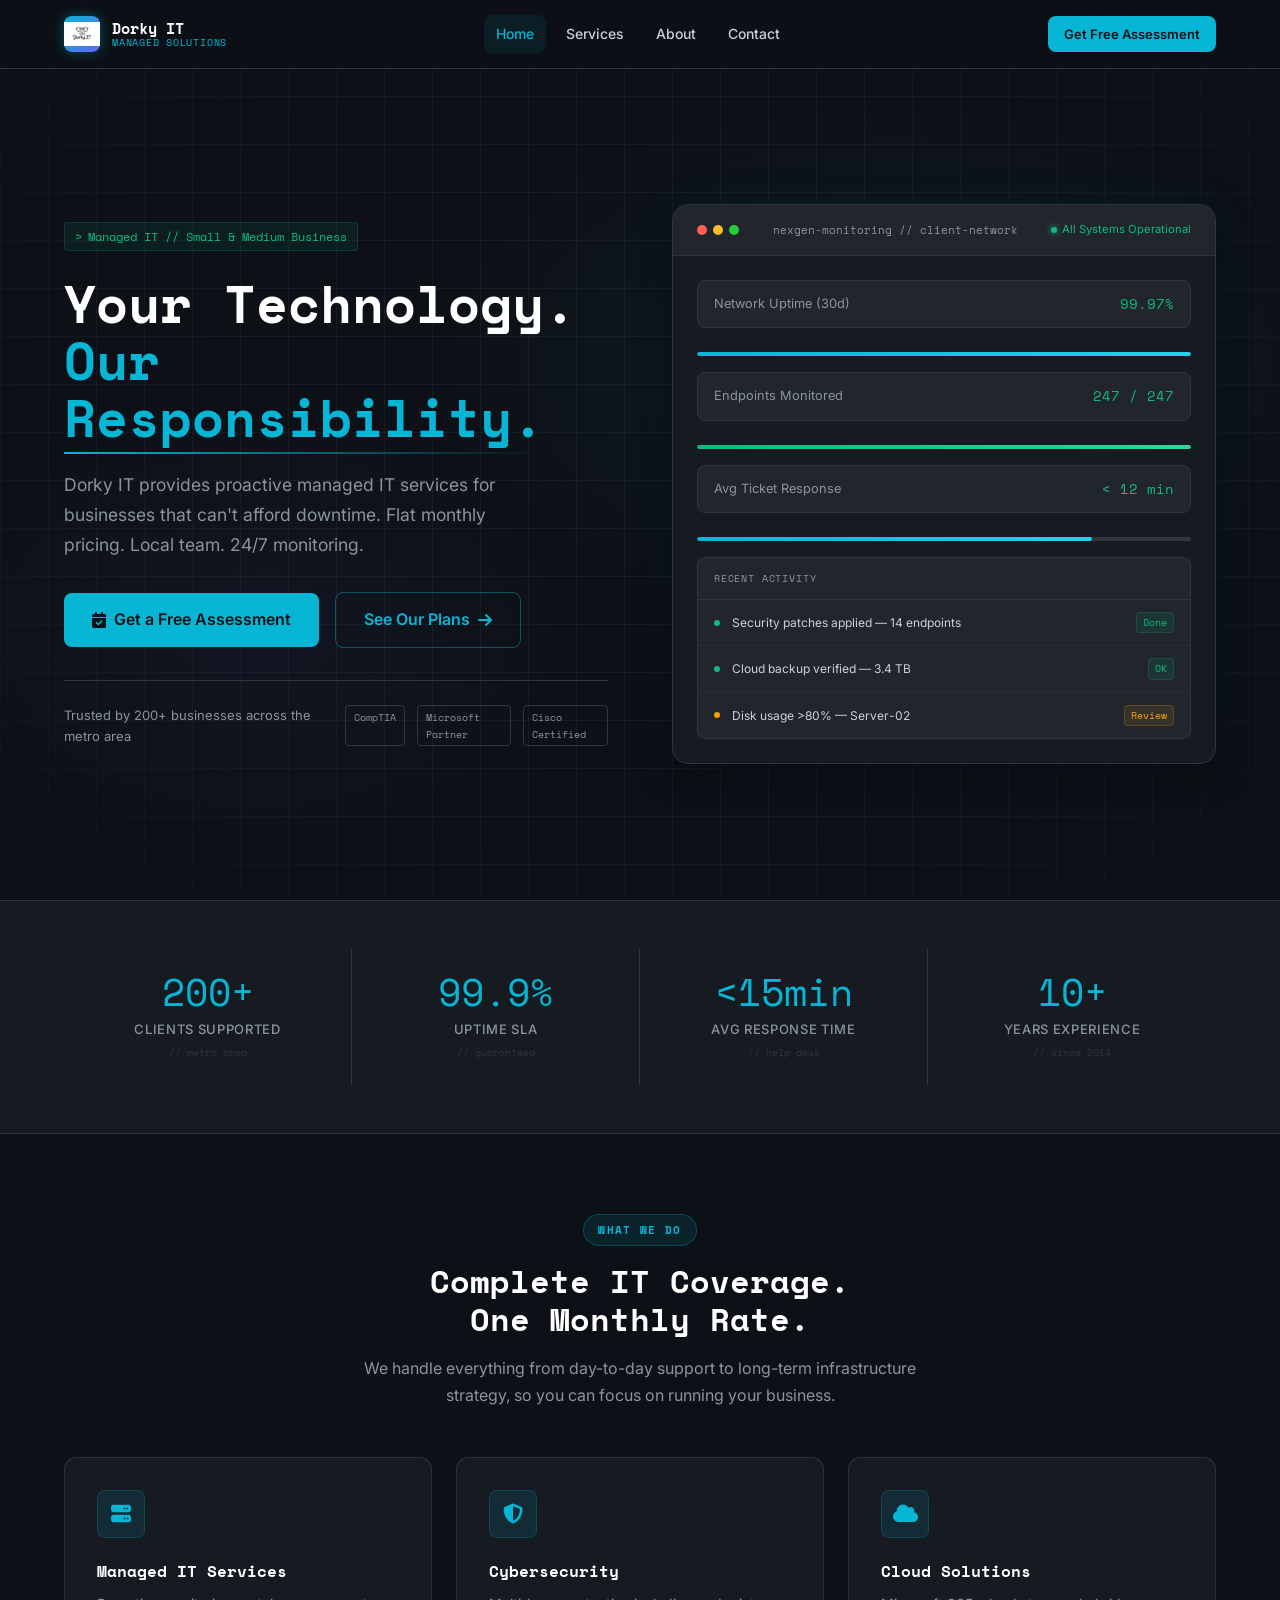
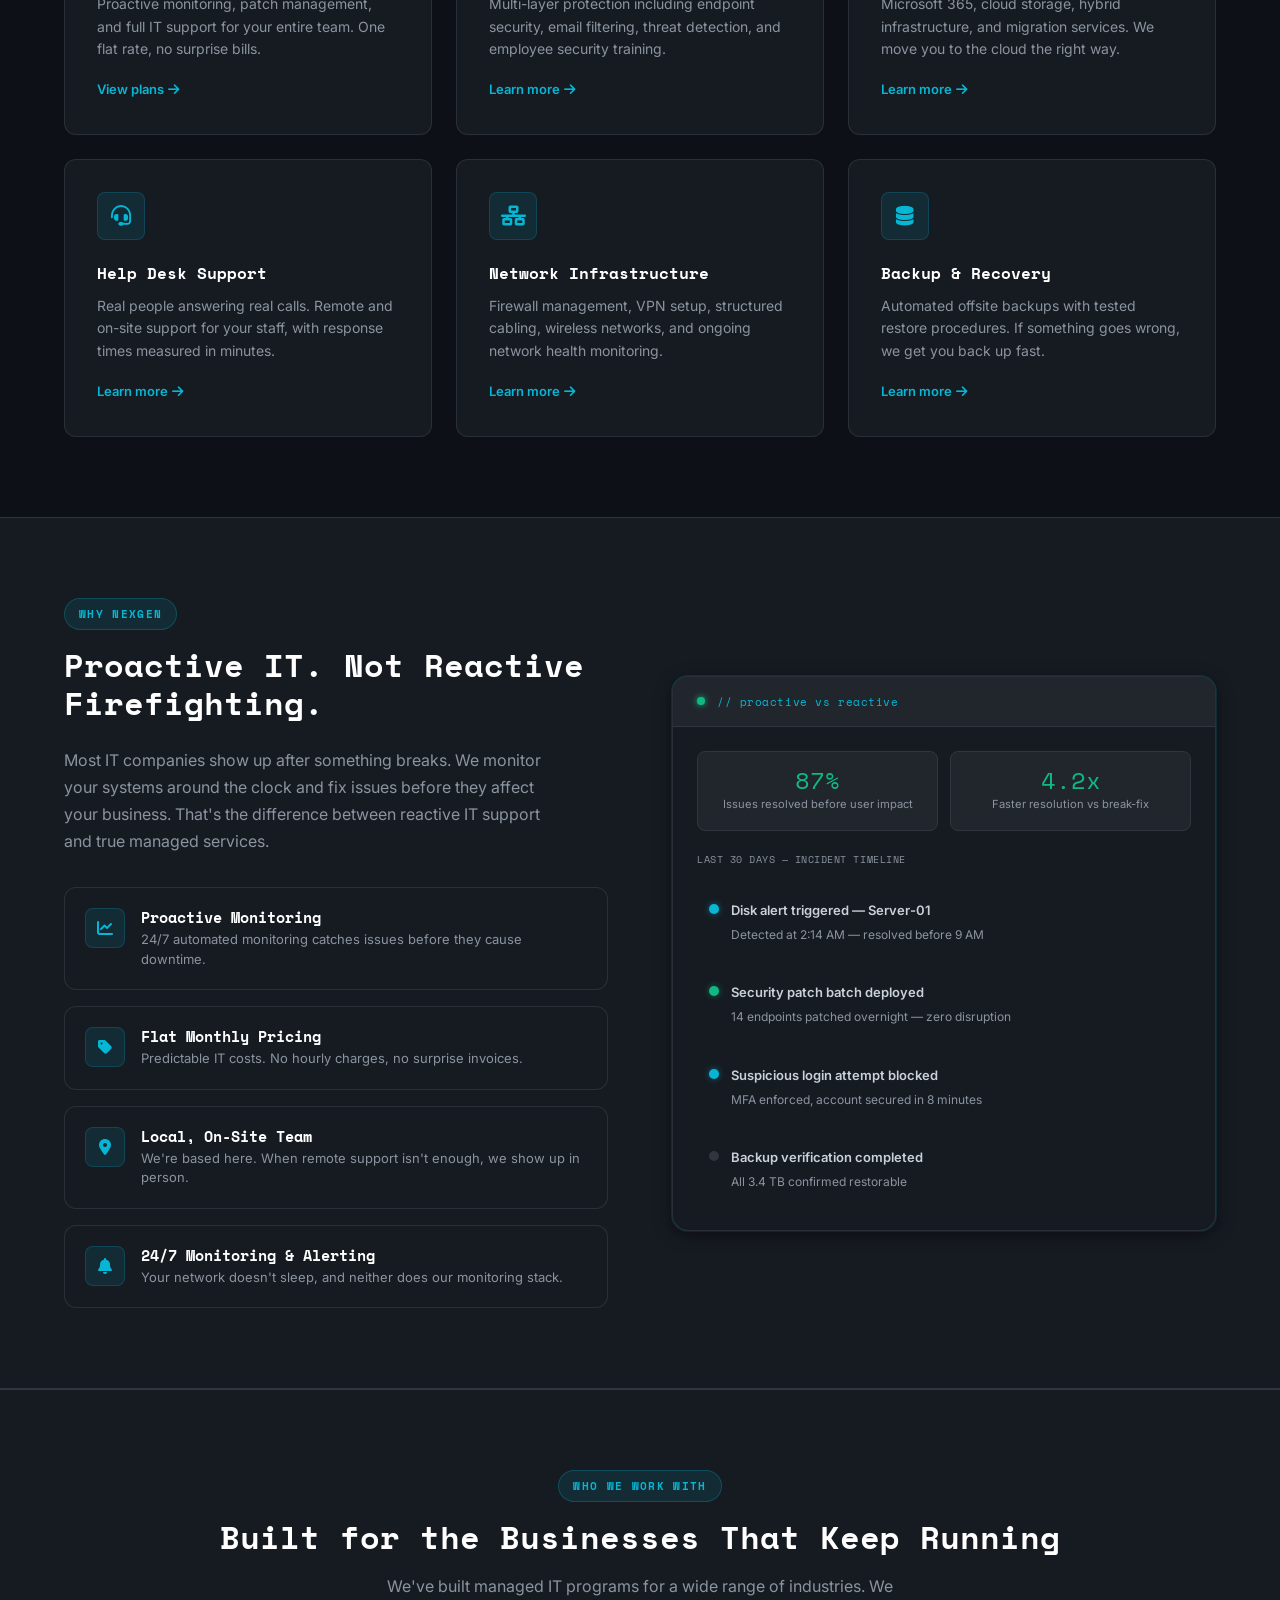
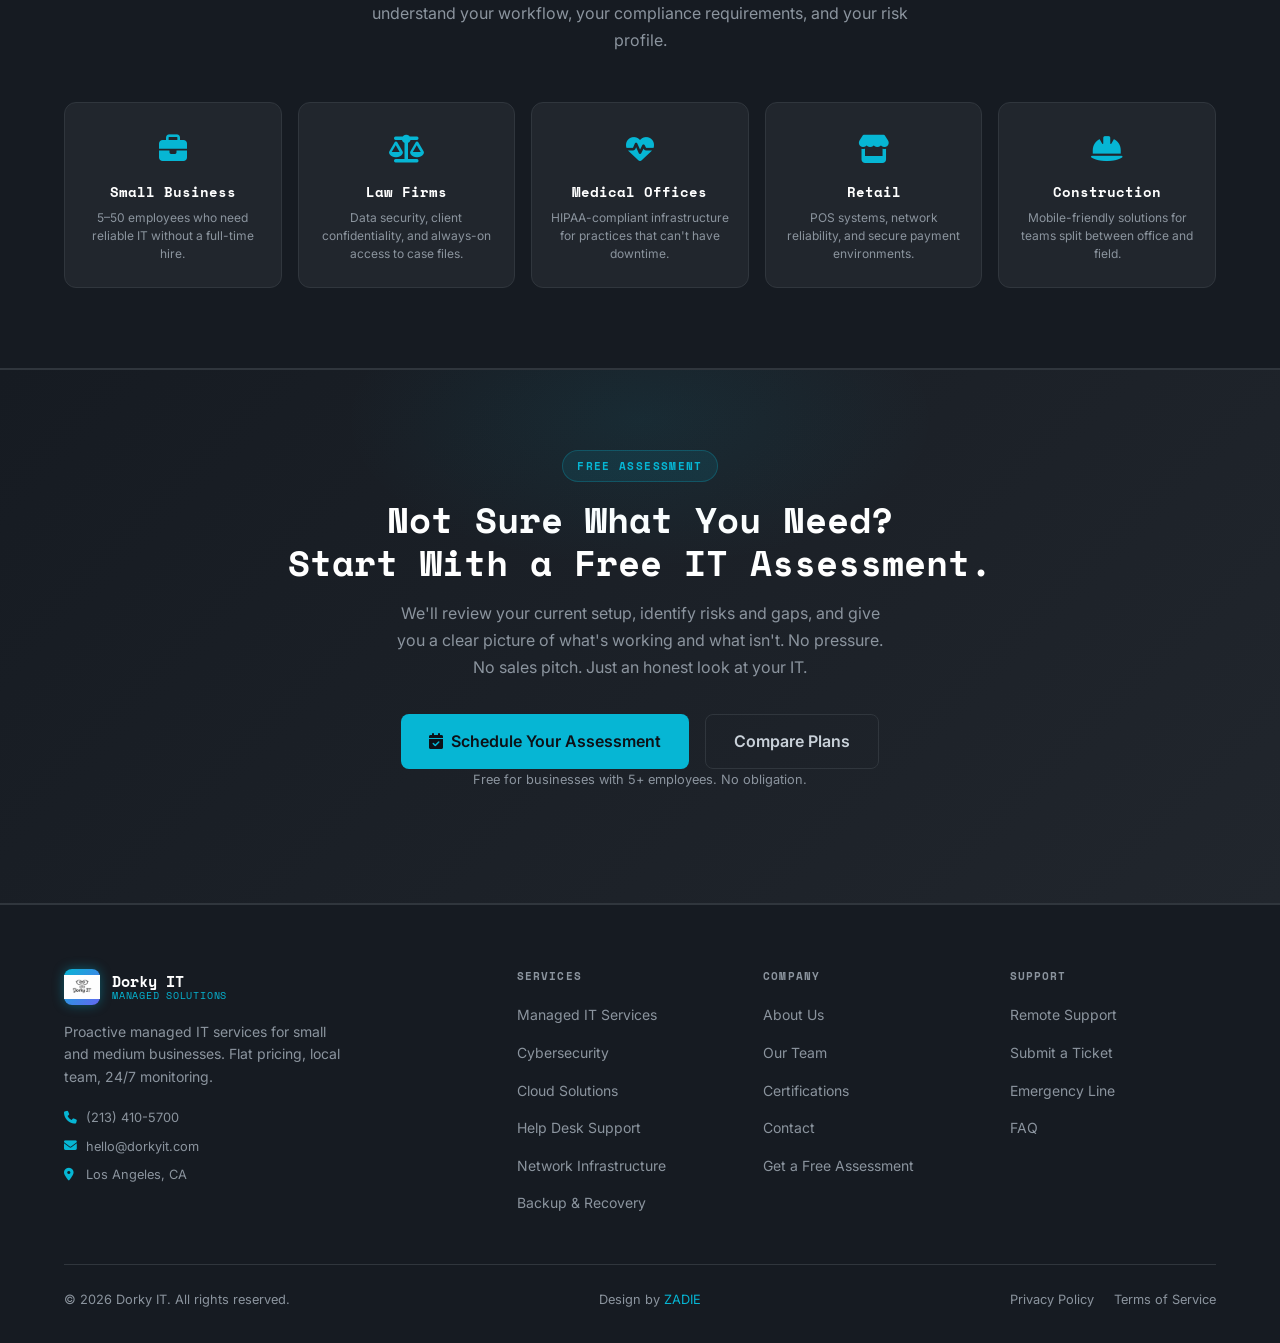
<file: index.html>
<!DOCTYPE html>
<html lang="en">
<head>
  <meta charset="UTF-8">
  <meta name="viewport" content="width=device-width, initial-scale=1.0">
  <title>Dorky IT — Managed IT Services for Small Business</title>
  <link rel="stylesheet" href="styles.css">
  <link rel="stylesheet" href="https://cdnjs.cloudflare.com/ajax/libs/font-awesome/6.5.0/css/all.min.css">
  </head>
<body>



<!-- Header -->
<header class="header">
  <div class="container">
    <a href="index.html" class="logo">
      <div class="logo-icon">
        <img src="images/DorkyIT-Logo.png">
      </div>
      <div class="logo-text">
        <span class="logo-name">Dorky IT</span>
        <span class="logo-tagline">Managed Solutions</span>
      </div>
    </a>

    <nav class="nav" id="main-nav">
      <a href="index.html" class="nav-link active">Home</a>
      <a href="services.html" class="nav-link">Services</a>
      <a href="about.html" class="nav-link">About</a>
      <a href="contact.html" class="nav-link">Contact</a>
    </nav>

    <a href="contact.html" class="btn btn-primary header-cta btn-sm">Get Free Assessment</a>
    <button class="nav-toggle" aria-label="Toggle menu" aria-expanded="false">
      <span></span>
      <span></span>
      <span></span>
    </button>
  </div>
</header>

<!-- Hero -->
<section class="hero">
  <div class="hero-bg"></div>
  <div class="hero-grid-overlay"></div>
  <div class="container">
    <div class="hero-content">
      <div class="hero-badge">
        <span class="terminal-tag">Managed IT // Small &amp; Medium Business</span>
      </div>
      <h1 class="hero-title">
        Your Technology.<br>
        <span class="highlight">Our Responsibility.</span>
      </h1>
      <p class="hero-desc">
        Dorky IT provides proactive managed IT services for businesses that can't afford downtime. Flat monthly pricing. Local team. 24/7 monitoring.
      </p>
      <div class="hero-actions">
        <a href="contact.html" class="btn btn-primary btn-lg">
          <i class="fa-solid fa-calendar-check"></i>
          Get a Free Assessment
        </a>
        <a href="services.html" class="btn btn-secondary btn-lg">
          See Our Plans
          <i class="fa-solid fa-arrow-right"></i>
        </a>
      </div>
      <div class="hero-trust">
        <span class="hero-trust-text">Trusted by 200+ businesses across the metro area</span>
        <div class="hero-trust-badges">
          <span class="trust-badge">CompTIA</span>
          <span class="trust-badge">Microsoft Partner</span>
          <span class="trust-badge">Cisco Certified</span>
        </div>
      </div>
    </div>

    <div class="hero-visual">
      <div class="hero-dashboard">
        <div class="dashboard-header">
          <div class="dashboard-dots">
            <span class="dot dot-red"></span>
            <span class="dot dot-yellow"></span>
            <span class="dot dot-green"></span>
          </div>
          <span class="dashboard-title">nexgen-monitoring // client-network</span>
          <div class="dashboard-status">
            <span class="status-dot"></span>
            All Systems Operational
          </div>
        </div>
        <div class="dashboard-body">
          <div class="dashboard-metric">
            <span class="metric-label">Network Uptime (30d)</span>
            <span class="metric-value">99.97%</span>
          </div>
          <div class="metric-bar-wrap">
            <div class="metric-bar">
              <div class="metric-bar-fill" style="width: 99.97%"></div>
            </div>
          </div>

          <div class="dashboard-metric">
            <span class="metric-label">Endpoints Monitored</span>
            <span class="metric-value">247 / 247</span>
          </div>
          <div class="metric-bar-wrap">
            <div class="metric-bar">
              <div class="metric-bar-fill green" style="width: 100%"></div>
            </div>
          </div>

          <div class="dashboard-metric">
            <span class="metric-label">Avg Ticket Response</span>
            <span class="metric-value">&lt; 12 min</span>
          </div>
          <div class="metric-bar-wrap">
            <div class="metric-bar">
              <div class="metric-bar-fill" style="width: 80%"></div>
            </div>
          </div>

          <div class="dashboard-alerts">
            <div class="alert-header">Recent Activity</div>
            <div class="alert-item">
              <span class="alert-indicator alert-ok"></span>
              <span class="alert-label">Security patches applied — 14 endpoints</span>
              <span class="alert-tag tag-ok">Done</span>
            </div>
            <div class="alert-item">
              <span class="alert-indicator alert-ok"></span>
              <span class="alert-label">Cloud backup verified — 3.4 TB</span>
              <span class="alert-tag tag-ok">OK</span>
            </div>
            <div class="alert-item">
              <span class="alert-indicator alert-warn"></span>
              <span class="alert-label">Disk usage &gt;80% — Server-02</span>
              <span class="alert-tag tag-warn">Review</span>
            </div>
          </div>
        </div>
      </div>
    </div>
  </div>
</section>

<!-- Stats -->
<section class="stats-section">
  <div class="container">
    <div class="stats-grid">
      <div class="stat-item">
        <div class="stat-number">200+</div>
        <div class="stat-label">Clients Supported</div>
        <div class="stat-sublabel">// metro area</div>
      </div>
      <div class="stat-item">
        <div class="stat-number">99.9%</div>
        <div class="stat-label">Uptime SLA</div>
        <div class="stat-sublabel">// guaranteed</div>
      </div>
      <div class="stat-item">
        <div class="stat-number">&lt;15min</div>
        <div class="stat-label">Avg Response Time</div>
        <div class="stat-sublabel">// help desk</div>
      </div>
      <div class="stat-item">
        <div class="stat-number">10+</div>
        <div class="stat-label">Years Experience</div>
        <div class="stat-sublabel">// since 2014</div>
      </div>
    </div>
  </div>
</section>

<!-- Services Overview -->
<section class="section">
  <div class="container">
    <div class="section-header">
      <span class="section-label">What We Do</span>
      <h2 class="section-title">Complete IT Coverage.<br>One Monthly Rate.</h2>
      <p class="section-desc">
        We handle everything from day-to-day support to long-term infrastructure strategy, so you can focus on running your business.
      </p>
    </div>

    <div class="services-grid">
      <div class="service-card">
        <div class="service-icon">
          <i class="fa-solid fa-server"></i>
        </div>
        <h3>Managed IT Services</h3>
        <p>Proactive monitoring, patch management, and full IT support for your entire team. One flat rate, no surprise bills.</p>
        <a href="services.html" class="service-link">View plans <i class="fa-solid fa-arrow-right"></i></a>
      </div>

      <div class="service-card">
        <div class="service-icon">
          <i class="fa-solid fa-shield-halved"></i>
        </div>
        <h3>Cybersecurity</h3>
        <p>Multi-layer protection including endpoint security, email filtering, threat detection, and employee security training.</p>
        <a href="services.html" class="service-link">Learn more <i class="fa-solid fa-arrow-right"></i></a>
      </div>

      <div class="service-card">
        <div class="service-icon">
          <i class="fa-solid fa-cloud"></i>
        </div>
        <h3>Cloud Solutions</h3>
        <p>Microsoft 365, cloud storage, hybrid infrastructure, and migration services. We move you to the cloud the right way.</p>
        <a href="services.html" class="service-link">Learn more <i class="fa-solid fa-arrow-right"></i></a>
      </div>

      <div class="service-card">
        <div class="service-icon">
          <i class="fa-solid fa-headset"></i>
        </div>
        <h3>Help Desk Support</h3>
        <p>Real people answering real calls. Remote and on-site support for your staff, with response times measured in minutes.</p>
        <a href="services.html" class="service-link">Learn more <i class="fa-solid fa-arrow-right"></i></a>
      </div>

      <div class="service-card">
        <div class="service-icon">
          <i class="fa-solid fa-network-wired"></i>
        </div>
        <h3>Network Infrastructure</h3>
        <p>Firewall management, VPN setup, structured cabling, wireless networks, and ongoing network health monitoring.</p>
        <a href="services.html" class="service-link">Learn more <i class="fa-solid fa-arrow-right"></i></a>
      </div>

      <div class="service-card">
        <div class="service-icon">
          <i class="fa-solid fa-database"></i>
        </div>
        <h3>Backup &amp; Recovery</h3>
        <p>Automated offsite backups with tested restore procedures. If something goes wrong, we get you back up fast.</p>
        <a href="services.html" class="service-link">Learn more <i class="fa-solid fa-arrow-right"></i></a>
      </div>
    </div>
  </div>
</section>

<!-- Why NexGen -->
<section class="section" style="background: var(--bg-card); border-top: 1px solid var(--gray-dark); border-bottom: 1px solid var(--gray-dark);">
  <div class="container">
    <div class="why-grid">
      <div class="why-content">
        <span class="section-label">Why NexGen</span>
        <h2>Proactive IT. Not Reactive Firefighting.</h2>
        <p>
          Most IT companies show up after something breaks. We monitor your systems around the clock and fix issues before they affect your business. That's the difference between reactive IT support and true managed services.
        </p>
        <div class="why-features">
          <div class="why-feature">
            <div class="why-feature-icon">
              <i class="fa-solid fa-chart-line"></i>
            </div>
            <div class="why-feature-text">
              <h4>Proactive Monitoring</h4>
              <p>24/7 automated monitoring catches issues before they cause downtime.</p>
            </div>
          </div>
          <div class="why-feature">
            <div class="why-feature-icon">
              <i class="fa-solid fa-tag"></i>
            </div>
            <div class="why-feature-text">
              <h4>Flat Monthly Pricing</h4>
              <p>Predictable IT costs. No hourly charges, no surprise invoices.</p>
            </div>
          </div>
          <div class="why-feature">
            <div class="why-feature-icon">
              <i class="fa-solid fa-location-dot"></i>
            </div>
            <div class="why-feature-text">
              <h4>Local, On-Site Team</h4>
              <p>We're based here. When remote support isn't enough, we show up in person.</p>
            </div>
          </div>
          <div class="why-feature">
            <div class="why-feature-icon">
              <i class="fa-solid fa-bell"></i>
            </div>
            <div class="why-feature-text">
              <h4>24/7 Monitoring &amp; Alerting</h4>
              <p>Your network doesn't sleep, and neither does our monitoring stack.</p>
            </div>
          </div>
        </div>
      </div>

      <div class="why-visual">
        <div class="proactive-card">
          <div class="proactive-header">
            <span class="status-dot" style="width:8px;height:8px;"></span>
            <span class="proactive-header-label">// proactive vs reactive</span>
          </div>
          <div class="proactive-body">
            <div class="proactive-row">
              <div class="proactive-stat">
                <div class="proactive-stat-num">87%</div>
                <div class="proactive-stat-label">Issues resolved before user impact</div>
              </div>
              <div class="proactive-stat">
                <div class="proactive-stat-num">4.2x</div>
                <div class="proactive-stat-label">Faster resolution vs break-fix</div>
              </div>
            </div>
            <div style="padding: 8px 0; font-family: var(--font-heading); font-size: 0.65rem; color: var(--gray); letter-spacing: 0.05em; text-transform: uppercase;">
              Last 30 Days — Incident Timeline
            </div>
            <div class="timeline-item">
              <span class="timeline-dot timeline-dot-primary"></span>
              <div class="timeline-content">
                <strong>Disk alert triggered — Server-01</strong>
                <span>Detected at 2:14 AM — resolved before 9 AM</span>
              </div>
            </div>
            <div class="timeline-item">
              <span class="timeline-dot timeline-dot-accent"></span>
              <div class="timeline-content">
                <strong>Security patch batch deployed</strong>
                <span>14 endpoints patched overnight — zero disruption</span>
              </div>
            </div>
            <div class="timeline-item">
              <span class="timeline-dot timeline-dot-primary"></span>
              <div class="timeline-content">
                <strong>Suspicious login attempt blocked</strong>
                <span>MFA enforced, account secured in 8 minutes</span>
              </div>
            </div>
            <div class="timeline-item">
              <span class="timeline-dot timeline-dot-gray"></span>
              <div class="timeline-content">
                <strong>Backup verification completed</strong>
                <span>All 3.4 TB confirmed restorable</span>
              </div>
            </div>
          </div>
        </div>
      </div>
    </div>
  </div>
</section>

<!-- Client Types -->
<section class="section client-types-section">
  <div class="container">
    <div class="section-header">
      <span class="section-label">Who We Work With</span>
      <h2 class="section-title">Built for the Businesses That Keep Running</h2>
      <p class="section-desc">
        We've built managed IT programs for a wide range of industries. We understand your workflow, your compliance requirements, and your risk profile.
      </p>
    </div>
    <div class="client-types-grid">
      <div class="client-type-card">
        <div class="client-type-icon"><i class="fa-solid fa-briefcase"></i></div>
        <h4>Small Business</h4>
        <p>5–50 employees who need reliable IT without a full-time hire.</p>
      </div>
      <div class="client-type-card">
        <div class="client-type-icon"><i class="fa-solid fa-scale-balanced"></i></div>
        <h4>Law Firms</h4>
        <p>Data security, client confidentiality, and always-on access to case files.</p>
      </div>
      <div class="client-type-card">
        <div class="client-type-icon"><i class="fa-solid fa-heart-pulse"></i></div>
        <h4>Medical Offices</h4>
        <p>HIPAA-compliant infrastructure for practices that can't have downtime.</p>
      </div>
      <div class="client-type-card">
        <div class="client-type-icon"><i class="fa-solid fa-store"></i></div>
        <h4>Retail</h4>
        <p>POS systems, network reliability, and secure payment environments.</p>
      </div>
      <div class="client-type-card">
        <div class="client-type-icon"><i class="fa-solid fa-helmet-safety"></i></div>
        <h4>Construction</h4>
        <p>Mobile-friendly solutions for teams split between office and field.</p>
      </div>
    </div>
  </div>
</section>

<!-- Testimonials -->
 <!-- Hide for now
<section class="section">
  <div class="container">
    <div class="section-header">
      <span class="section-label">Client Feedback</span>
      <h2 class="section-title">What Our Clients Say</h2>
    </div>
    <div class="testimonials-grid">
      <div class="testimonial-card">
        <div class="testimonial-stars">
          <span class="star"><i class="fa-solid fa-star"></i></span>
          <span class="star"><i class="fa-solid fa-star"></i></span>
          <span class="star"><i class="fa-solid fa-star"></i></span>
          <span class="star"><i class="fa-solid fa-star"></i></span>
          <span class="star"><i class="fa-solid fa-star"></i></span>
        </div>
        <div class="testimonial-quote">"</div>
        <p class="testimonial-text">
          We used to lose hours every month dealing with IT problems. Since switching to NexGen, those problems just don't happen anymore. Their team caught a ransomware attempt before it could do any damage. Worth every penny.
        </p>
        <div class="testimonial-author">
          <div class="author-avatar"><img src="images/placeholder.jpg" alt="Marcus T." style="width:100%;height:100%;object-fit:cover;border-radius:50%;"></div>
          <div>
            <div class="author-name">Marcus T.</div>
            <div class="author-title">Owner, Thornwood Accounting Group</div>
          </div>
        </div>
      </div>

      <div class="testimonial-card">
        <div class="testimonial-stars">
          <span class="star"><i class="fa-solid fa-star"></i></span>
          <span class="star"><i class="fa-solid fa-star"></i></span>
          <span class="star"><i class="fa-solid fa-star"></i></span>
          <span class="star"><i class="fa-solid fa-star"></i></span>
          <span class="star"><i class="fa-solid fa-star"></i></span>
        </div>
        <div class="testimonial-quote">"</div>
        <p class="testimonial-text">
          As a medical practice, we have strict HIPAA requirements. NexGen set up our entire compliant infrastructure and trains our staff regularly. I sleep better knowing our patient data is protected the right way.
        </p>
        <div class="testimonial-author">
          <div class="author-avatar"><img src="images/placeholder.jpg" alt="Dr. Patricia L." style="width:100%;height:100%;object-fit:cover;border-radius:50%;"></div>
          <div>
            <div class="author-name">Dr. Patricia L.</div>
            <div class="author-title">Practice Manager, Lakeside Family Medicine</div>
          </div>
        </div>
      </div>

      <div class="testimonial-card">
        <div class="testimonial-stars">
          <span class="star"><i class="fa-solid fa-star"></i></span>
          <span class="star"><i class="fa-solid fa-star"></i></span>
          <span class="star"><i class="fa-solid fa-star"></i></span>
          <span class="star"><i class="fa-solid fa-star"></i></span>
          <span class="star"><i class="fa-solid fa-star"></i></span>
        </div>
        <div class="testimonial-quote">"</div>
        <p class="testimonial-text">
          The flat monthly rate was a game changer for our budget. No more guessing what IT will cost this month. The team responds so fast that my employees barely notice when something breaks. It just gets fixed.
        </p>
        <div class="testimonial-author">
          <div class="author-avatar"><img src="images/placeholder.jpg" alt="Sandra K." style="width:100%;height:100%;object-fit:cover;border-radius:50%;"></div>
          <div>
            <div class="author-name">Sandra K.</div>
            <div class="author-title">Operations Director, Bridgepoint Legal</div>
          </div>
        </div>
      </div>
    </div>
  </div>
</section>
-->

<!-- CTA -->
<section class="cta-section">
  <div class="container">
    <span class="section-label">Free Assessment</span>
    <h2>Not Sure What You Need?<br>Start With a Free IT Assessment.</h2>
    <p>
      We'll review your current setup, identify risks and gaps, and give you a clear picture of what's working and what isn't. No pressure. No sales pitch. Just an honest look at your IT.
    </p>
    <div class="cta-actions">
      <a href="contact.html" class="btn btn-primary btn-lg">
        <i class="fa-solid fa-calendar-check"></i>
        Schedule Your Assessment
      </a>
      <a href="services.html" class="btn btn-ghost btn-lg">Compare Plans</a>
    </div>
    <p class="cta-note">Free for businesses with 5+ employees. No obligation.</p>
  </div>
</section>

<!-- Footer -->
<footer class="footer">
  <div class="container">
    <div class="footer-grid">
      <div class="footer-brand">
        <a href="index.html" class="logo">
      <div class="logo-icon">
        <img src="images/DorkyIT-Logo.png">
      </div>
          <div class="logo-text">
            <span class="logo-name">Dorky IT</span>
            <span class="logo-tagline">Managed Solutions</span>
          </div>
        </a>
        <p>Proactive managed IT services for small and medium businesses. Flat pricing, local team, 24/7 monitoring.</p>
        <div class="footer-contact-info">
          <span class="footer-contact-line"><i class="fa-solid fa-phone"></i> (213) 410-5700</span>
          <span class="footer-contact-line"><i class="fa-solid fa-envelope"></i> hello@dorkyit.com</span>
          <span class="footer-contact-line"><i class="fa-solid fa-location-dot"></i> Los Angeles, CA</span>
        </div>
      </div>

      <div class="footer-col">
        <h4>Services</h4>
        <ul class="footer-links">
          <li><a href="services.html" class="footer-link">Managed IT Services</a></li>
          <li><a href="services.html" class="footer-link">Cybersecurity</a></li>
          <li><a href="services.html" class="footer-link">Cloud Solutions</a></li>
          <li><a href="services.html" class="footer-link">Help Desk Support</a></li>
          <li><a href="services.html" class="footer-link">Network Infrastructure</a></li>
          <li><a href="services.html" class="footer-link">Backup &amp; Recovery</a></li>
        </ul>
      </div>

      <div class="footer-col">
        <h4>Company</h4>
        <ul class="footer-links">
          <li><a href="about.html" class="footer-link">About Us</a></li>
          <li><a href="about.html" class="footer-link">Our Team</a></li>
          <li><a href="about.html" class="footer-link">Certifications</a></li>
          <li><a href="contact.html" class="footer-link">Contact</a></li>
          <li><a href="contact.html" class="footer-link">Get a Free Assessment</a></li>
        </ul>
      </div>

      <div class="footer-col">
        <h4>Support</h4>
        <ul class="footer-links">
          <li><a href="contact.html" class="footer-link">Remote Support</a></li>
          <li><a href="contact.html" class="footer-link">Submit a Ticket</a></li>
          <li><a href="contact.html" class="footer-link">Emergency Line</a></li>
          <li><a href="contact.html" class="footer-link">FAQ</a></li>
        </ul>
      </div>
    </div>

    <div class="footer-bottom">
      <p>&copy; 2026 Dorky IT. All rights reserved.</p>
      <p>Design by <a href="https://zadie.com" target="_blank" rel="noopener">ZADIE</a></p>
      <div class="footer-legal">
        <a href="#">Privacy Policy</a>
        <a href="#">Terms of Service</a>
      </div>
    </div>
  </div>
</footer>

<script>
  const navToggle = document.querySelector('.nav-toggle');
  const nav = document.querySelector('.nav');
  if (navToggle && nav) {
    navToggle.addEventListener('click', () => {
      const isOpen = nav.classList.toggle('nav-open');
      navToggle.classList.toggle('active');
      navToggle.setAttribute('aria-expanded', isOpen);
    });
  }
</script>
</body>
</html>
</file>
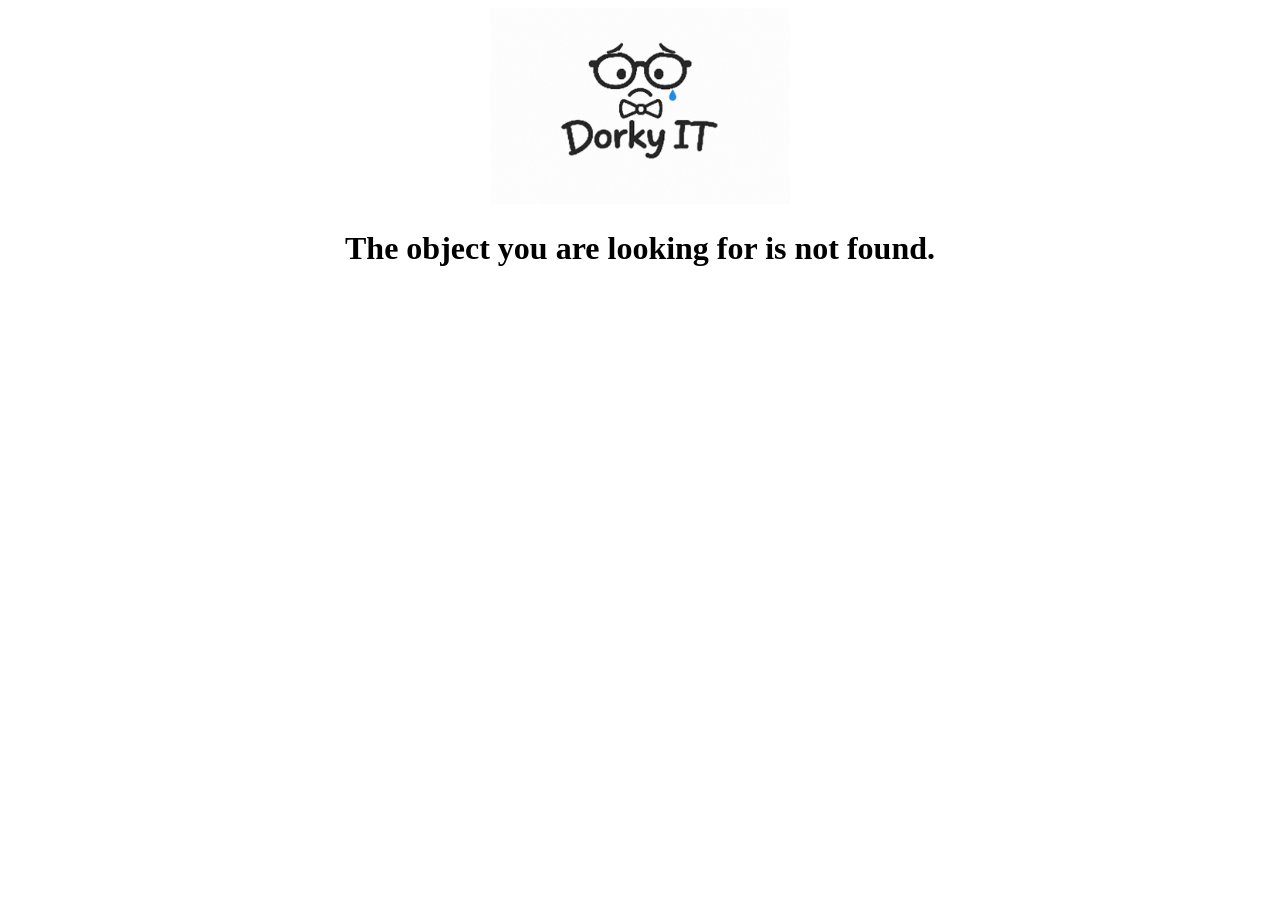
<file: ___404.html>
<!DOCTYPE html>
<html>
<head>
  <title>Item not found</title>
</head>
<body>
    <div style="text-align:center;">
        <img src="images/DorkyIT-Sad.png" width="300">
        <h1>The object you are looking for is not found.</h1>
    </div>
</body>
</html>
</file>
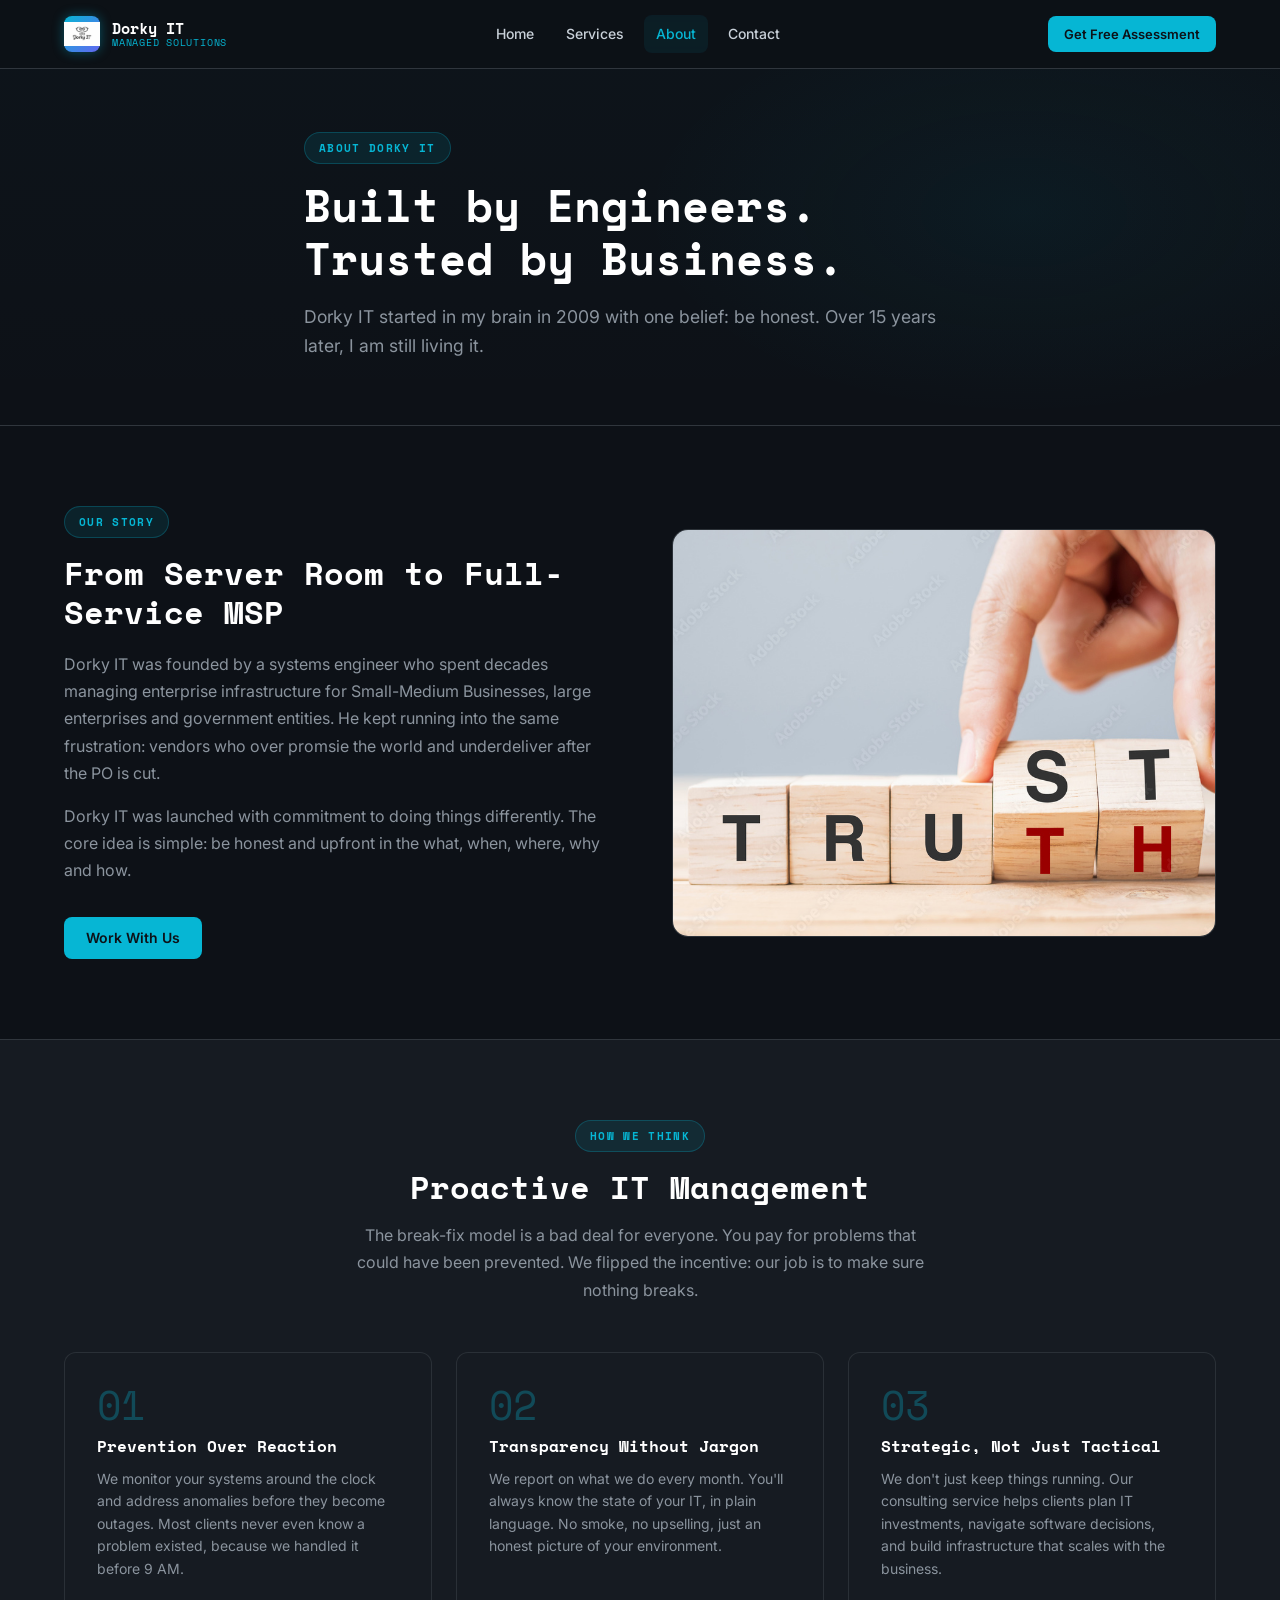
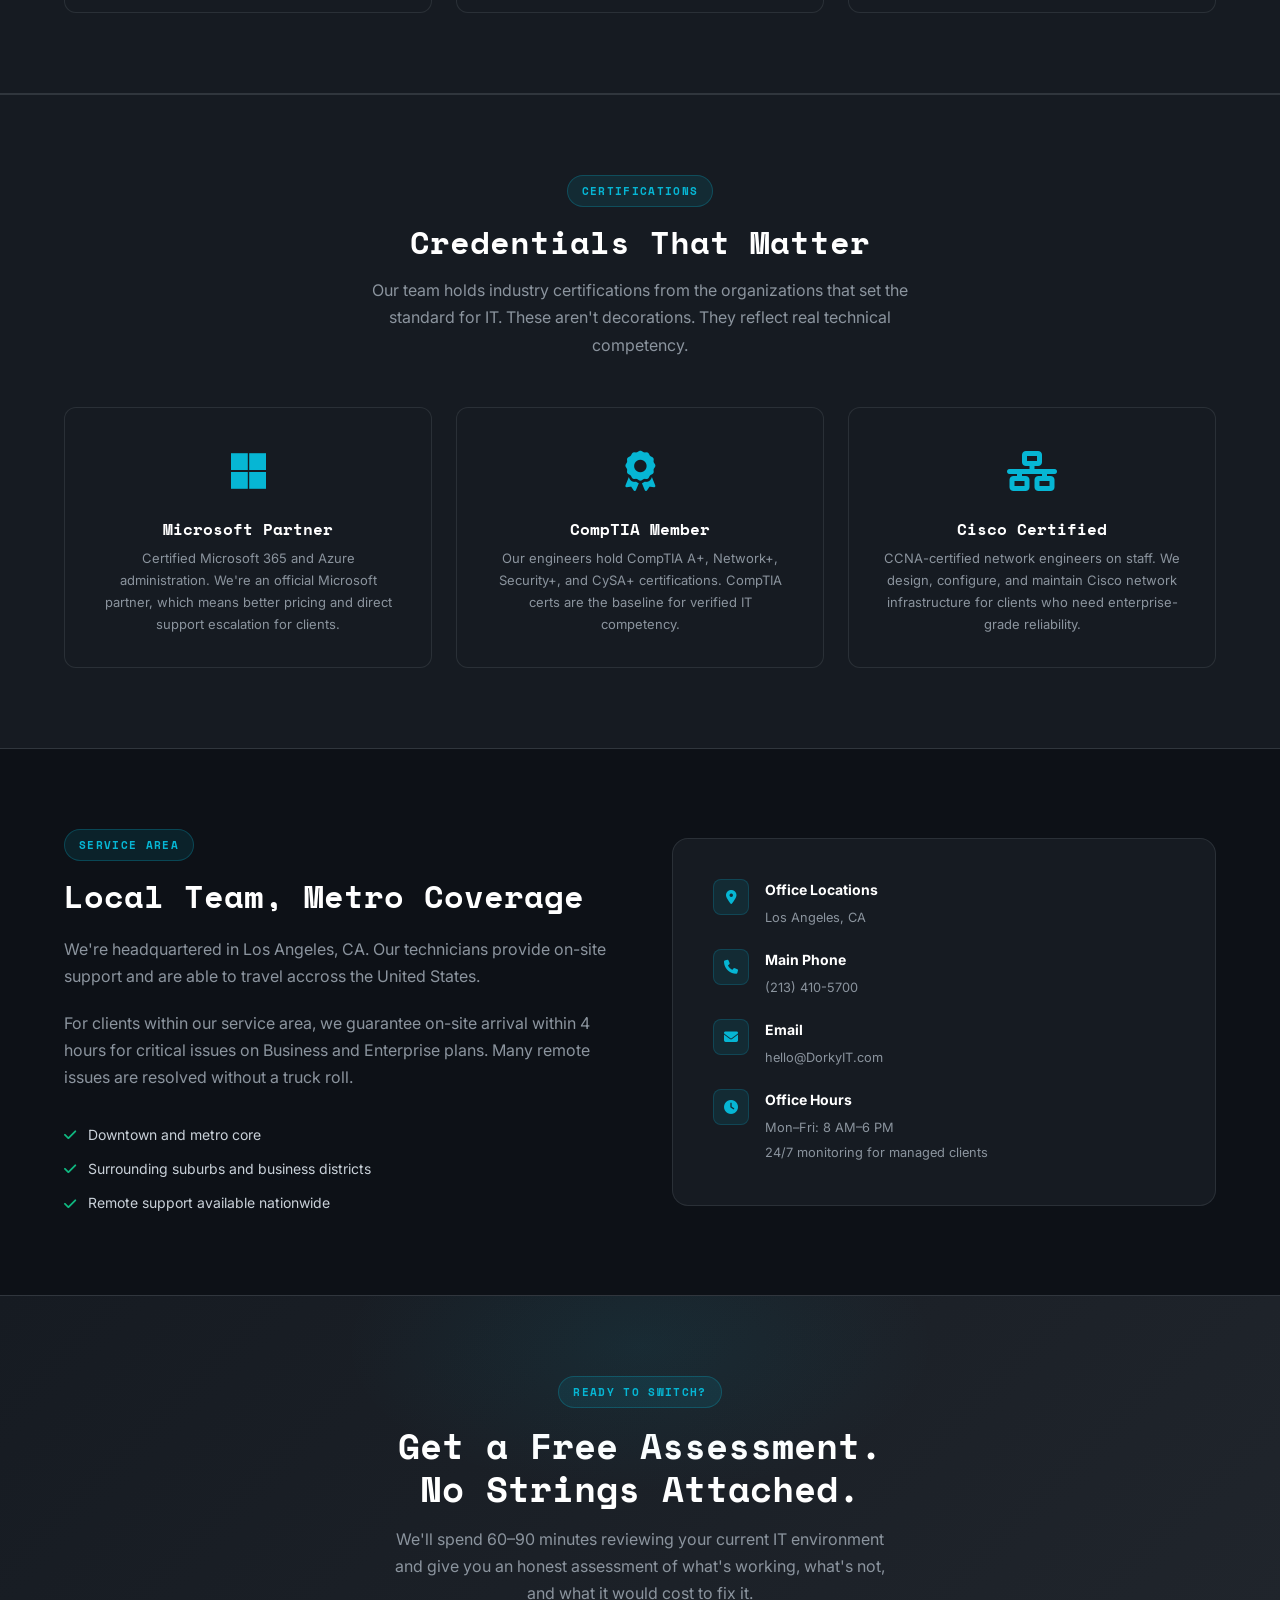
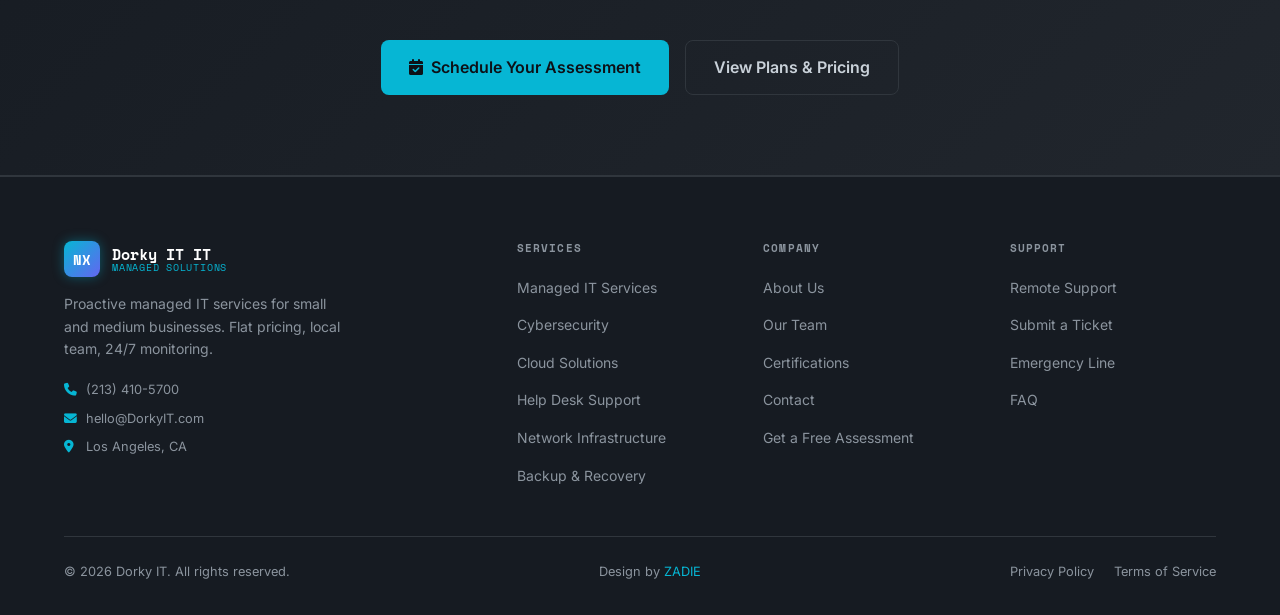
<file: about.html>
<!DOCTYPE html>
<html lang="en">
<head>
  <meta charset="UTF-8">
  <meta name="viewport" content="width=device-width, initial-scale=1.0">
  <title>About — Dorky IT</title>
  <link rel="stylesheet" href="styles.css">
  <link rel="stylesheet" href="https://cdnjs.cloudflare.com/ajax/libs/font-awesome/6.5.0/css/all.min.css">
  </head>
<body>



<!-- Header -->
<header class="header">
  <div class="container">
    <a href="index.html" class="logo">
      <div class="logo-icon">
        <img src="images/DorkyIT-Logo.png">
      </div>
      <div class="logo-text">
        <span class="logo-name">Dorky IT</span>
        <span class="logo-tagline">Managed Solutions</span>
      </div>
    </a>

    <nav class="nav" id="main-nav">
      <a href="index.html" class="nav-link">Home</a>
      <a href="services.html" class="nav-link">Services</a>
      <a href="about.html" class="nav-link active">About</a>
      <a href="contact.html" class="nav-link">Contact</a>
    </nav>

    <a href="contact.html" class="btn btn-primary header-cta btn-sm">Get Free Assessment</a>
    <button class="nav-toggle" aria-label="Toggle menu" aria-expanded="false">
      <span></span>
      <span></span>
      <span></span>
    </button>
  </div>
</header>

<!-- Page Hero -->
<section class="page-hero">
  <div class="container">
    <span class="section-label">About Dorky IT</span>
    <h1>Built by Engineers.<br>Trusted by Business.</h1>
    <p>Dorky IT started in my brain in 2009 with one belief: be honest. Over 15 years later, I am still living it.</p>
  </div>
</section>

<!-- Company Story -->
<section class="section">
  <div class="container">
    <div class="about-story">
      <div class="about-story-content">
        <span class="section-label">Our Story</span>
        <h2>From Server Room to Full-Service MSP</h2>
        <p>
          Dorky IT was founded by a systems engineer who spent decades managing enterprise infrastructure for Small-Medium Businesses, large enterprises and government entities. He kept running into the same frustration: vendors who over promsie the world and underdeliver after the PO is cut.
        </p>
        <p>
          Dorky IT was launched with commitment to doing things differently. The core idea is simple: be honest and upfront in the what, when, where, why and how. 
        </p>
        <div style="margin-top: 32px;">
          <a href="contact.html" class="btn btn-primary">Work With Us</a>
        </div>
      </div>
      <div class="about-story-image">
        <img src="images/TruthTrust.jpg" alt="Dorky IT - A partner you can trust." style="width:100%;height:100%;object-fit:cover;">
      </div>
    </div>
  </div>
</section>

<!-- Philosophy -->
<section class="section" style="background: var(--bg-card); border-top: 1px solid var(--gray-dark); border-bottom: 1px solid var(--gray-dark);">
  <div class="container">
    <div class="section-header">
      <span class="section-label">How We Think</span>
      <h2 class="section-title">Proactive IT Management</h2>
      <p class="section-desc">
        The break-fix model is a bad deal for everyone. You pay for problems that could have been prevented. We flipped the incentive: our job is to make sure nothing breaks.
      </p>
    </div>

    <div class="values-grid">
      <div class="value-card">
        <div class="value-num">01</div>
        <h3>Prevention Over Reaction</h3>
        <p>We monitor your systems around the clock and address anomalies before they become outages. Most clients never even know a problem existed, because we handled it before 9 AM.</p>
      </div>
      <div class="value-card">
        <div class="value-num">02</div>
        <h3>Transparency Without Jargon</h3>
        <p>We report on what we do every month. You'll always know the state of your IT, in plain language. No smoke, no upselling, just an honest picture of your environment.</p>
      </div>
      <div class="value-card">
        <div class="value-num">03</div>
        <h3>Strategic, Not Just Tactical</h3>
        <p>We don't just keep things running. Our consulting service helps clients plan IT investments, navigate software decisions, and build infrastructure that scales with the business.</p>
      </div>
    </div>
  </div>
</section>


<!-- Certifications -->
<section class="section" style="background: var(--bg-card); border-top: 1px solid var(--gray-dark); border-bottom: 1px solid var(--gray-dark);">
  <div class="container">
    <div class="section-header">
      <span class="section-label">Certifications</span>
      <h2 class="section-title">Credentials That Matter</h2>
      <p class="section-desc">
        Our team holds industry certifications from the organizations that set the standard for IT. These aren't decorations. They reflect real technical competency.
      </p>
    </div>

    <div class="certs-wall">
      <div class="cert-card">
        <div class="cert-card-icon">
          <i class="fa-brands fa-microsoft"></i>
        </div>
        <h3>Microsoft Partner</h3>
        <p>Certified Microsoft 365 and Azure administration. We're an official Microsoft partner, which means better pricing and direct support escalation for clients.</p>
      </div>

      <div class="cert-card">
        <div class="cert-card-icon">
          <i class="fa-solid fa-award"></i>
        </div>
        <h3>CompTIA Member</h3>
        <p>Our engineers hold CompTIA A+, Network+, Security+, and CySA+ certifications. CompTIA certs are the baseline for verified IT competency.</p>
      </div>

      <div class="cert-card">
        <div class="cert-card-icon">
          <i class="fa-solid fa-network-wired"></i>
        </div>
        <h3>Cisco Certified</h3>
        <p>CCNA-certified network engineers on staff. We design, configure, and maintain Cisco network infrastructure for clients who need enterprise-grade reliability.</p>
      </div>
    </div>
  </div>
</section>

<!-- Service Area -->
<section class="section">
  <div class="container">
    <div style="display: grid; grid-template-columns: 1fr 1fr; gap: var(--spacing-16); align-items: center;">
      <div>
        <span class="section-label">Service Area</span>
        <h2 style="margin-bottom: var(--spacing-5);">Local Team, Metro Coverage</h2>
        <p style="color: var(--gray); margin-bottom: var(--spacing-5);">
          We're headquartered in Los Angeles, CA. Our technicians provide on-site support and are able to travel accross the United States.
        </p>
        <p style="color: var(--gray); margin-bottom: var(--spacing-8);">
          For clients within our service area, we guarantee on-site arrival within 4 hours for critical issues on Business and Enterprise plans. Many remote issues are resolved without a truck roll.
        </p>
        <div style="display: flex; flex-direction: column; gap: var(--spacing-3);">
          <div style="display: flex; align-items: center; gap: var(--spacing-3); font-size: 0.875rem; color: var(--gray-light);">
            <i class="fa-solid fa-check" style="color: var(--accent);"></i>
            Downtown and metro core
          </div>
          <div style="display: flex; align-items: center; gap: var(--spacing-3); font-size: 0.875rem; color: var(--gray-light);">
            <i class="fa-solid fa-check" style="color: var(--accent);"></i>
            Surrounding suburbs and business districts
          </div>
          <div style="display: flex; align-items: center; gap: var(--spacing-3); font-size: 0.875rem; color: var(--gray-light);">
            <i class="fa-solid fa-check" style="color: var(--accent);"></i>
            Remote support available nationwide
          </div>
        </div>
      </div>

      <div style="background: var(--bg-card); border: var(--card-border); border-radius: var(--radius-xl); padding: var(--spacing-10);">
        <div style="display: flex; flex-direction: column; gap: var(--spacing-5);">
          <div style="display: flex; gap: var(--spacing-4); align-items: flex-start;">
            <div class="contact-info-icon"><i class="fa-solid fa-location-dot"></i></div>
            <div>
              <strong style="display: block; color: var(--white); font-size: 0.875rem; margin-bottom: 2px;">Office Locations</strong>
              <span style="font-size: 0.8rem; color: var(--gray);">Los Angeles, CA</span>
            </div>
          </div>
          <div style="display: flex; gap: var(--spacing-4); align-items: flex-start;">
            <div class="contact-info-icon"><i class="fa-solid fa-phone"></i></div>
            <div>
              <strong style="display: block; color: var(--white); font-size: 0.875rem; margin-bottom: 2px;">Main Phone</strong>
              <span style="font-size: 0.8rem; color: var(--gray);">(213) 410-5700</span>
            </div>
          </div>
          <div style="display: flex; gap: var(--spacing-4); align-items: flex-start;">
            <div class="contact-info-icon"><i class="fa-solid fa-envelope"></i></div>
            <div>
              <strong style="display: block; color: var(--white); font-size: 0.875rem; margin-bottom: 2px;">Email</strong>
              <span style="font-size: 0.8rem; color: var(--gray);">hello@DorkyIT.com</span>
            </div>
          </div>
          <div style="display: flex; gap: var(--spacing-4); align-items: flex-start;">
            <div class="contact-info-icon"><i class="fa-solid fa-clock"></i></div>
            <div>
              <strong style="display: block; color: var(--white); font-size: 0.875rem; margin-bottom: 2px;">Office Hours</strong>
              <span style="font-size: 0.8rem; color: var(--gray);">Mon–Fri: 8 AM–6 PM<br>24/7 monitoring for managed clients</span>
            </div>
          </div>
        </div>
      </div>
    </div>
  </div>
</section>

<!-- CTA -->
<section class="cta-section">
  <div class="container">
    <span class="section-label">Ready to Switch?</span>
    <h2>Get a Free Assessment.<br>No Strings Attached.</h2>
    <p>
      We'll spend 60–90 minutes reviewing your current IT environment and give you an honest assessment of what's working, what's not, and what it would cost to fix it.
    </p>
    <div class="cta-actions">
      <a href="contact.html" class="btn btn-primary btn-lg">
        <i class="fa-solid fa-calendar-check"></i>
        Schedule Your Assessment
      </a>
      <a href="services.html" class="btn btn-ghost btn-lg">View Plans &amp; Pricing</a>
    </div>
  </div>
</section>

<!-- Footer -->
<footer class="footer">
  <div class="container">
    <div class="footer-grid">
      <div class="footer-brand">
        <a href="index.html" class="logo">
          <div class="logo-icon">NX</div>
          <div class="logo-text">
            <span class="logo-name">Dorky IT IT</span>
            <span class="logo-tagline">Managed Solutions</span>
          </div>
        </a>
        <p>Proactive managed IT services for small and medium businesses. Flat pricing, local team, 24/7 monitoring.</p>
        <div class="footer-contact-info">
          <span class="footer-contact-line"><i class="fa-solid fa-phone"></i> (213) 410-5700</span>
          <span class="footer-contact-line"><i class="fa-solid fa-envelope"></i> hello@DorkyIT.com</span>
          <span class="footer-contact-line"><i class="fa-solid fa-location-dot"></i> Los Angeles, CA</span>
        </div>
      </div>

      <div class="footer-col">
        <h4>Services</h4>
        <ul class="footer-links">
          <li><a href="services.html" class="footer-link">Managed IT Services</a></li>
          <li><a href="services.html" class="footer-link">Cybersecurity</a></li>
          <li><a href="services.html" class="footer-link">Cloud Solutions</a></li>
          <li><a href="services.html" class="footer-link">Help Desk Support</a></li>
          <li><a href="services.html" class="footer-link">Network Infrastructure</a></li>
          <li><a href="services.html" class="footer-link">Backup &amp; Recovery</a></li>
        </ul>
      </div>

      <div class="footer-col">
        <h4>Company</h4>
        <ul class="footer-links">
          <li><a href="about.html" class="footer-link">About Us</a></li>
          <li><a href="about.html" class="footer-link">Our Team</a></li>
          <li><a href="about.html" class="footer-link">Certifications</a></li>
          <li><a href="contact.html" class="footer-link">Contact</a></li>
          <li><a href="contact.html" class="footer-link">Get a Free Assessment</a></li>
        </ul>
      </div>

      <div class="footer-col">
        <h4>Support</h4>
        <ul class="footer-links">
          <li><a href="contact.html" class="footer-link">Remote Support</a></li>
          <li><a href="contact.html" class="footer-link">Submit a Ticket</a></li>
          <li><a href="contact.html" class="footer-link">Emergency Line</a></li>
          <li><a href="contact.html" class="footer-link">FAQ</a></li>
        </ul>
      </div>
    </div>

    <div class="footer-bottom">
      <p>&copy; 2026 Dorky IT. All rights reserved.</p>
      <p>Design by <a href="https://zadie.com" target="_blank" rel="noopener">ZADIE</a></p>
      <div class="footer-legal">
        <a href="#">Privacy Policy</a>
        <a href="#">Terms of Service</a>
      </div>
    </div>
  </div>
</footer>

<script>
  const navToggle = document.querySelector('.nav-toggle');
  const nav = document.querySelector('.nav');
  if (navToggle && nav) {
    navToggle.addEventListener('click', () => {
      const isOpen = nav.classList.toggle('nav-open');
      navToggle.classList.toggle('active');
      navToggle.setAttribute('aria-expanded', isOpen);
    });
  }
</script>
</body>
</html>
</file>
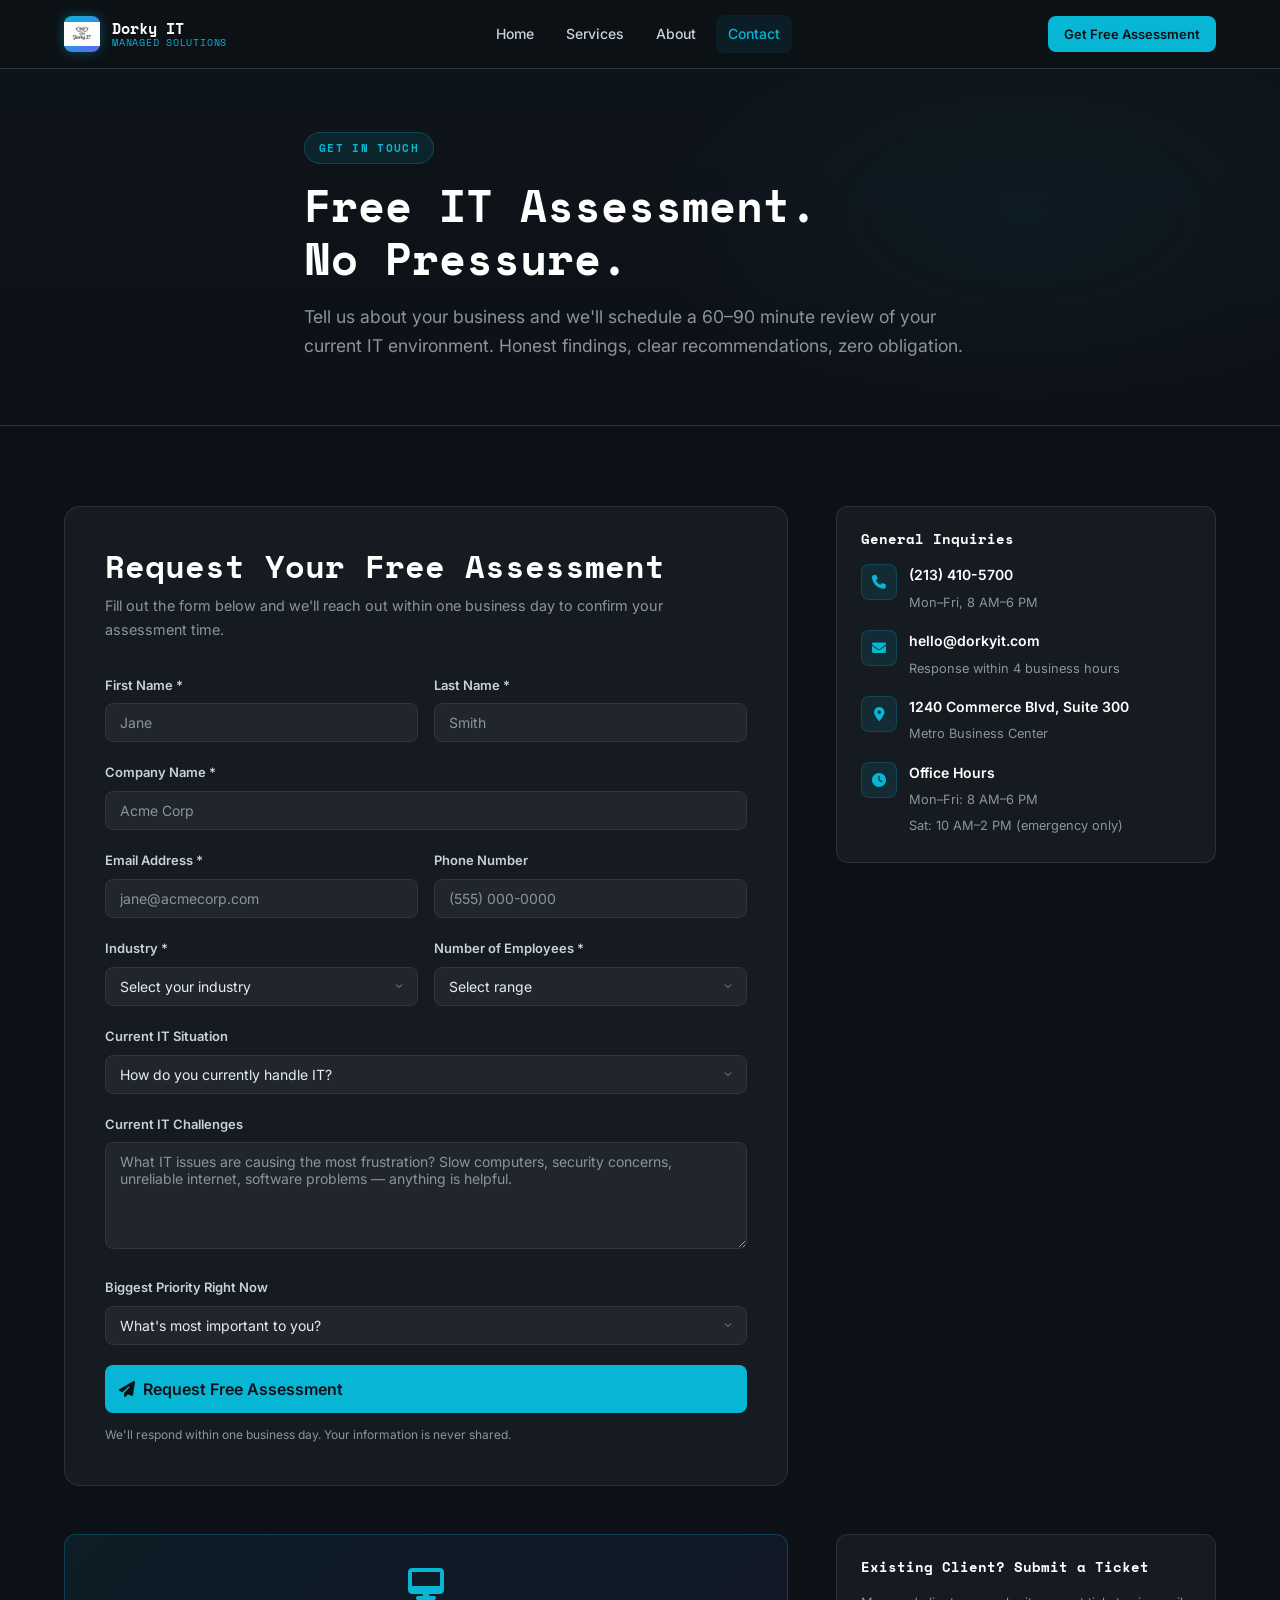
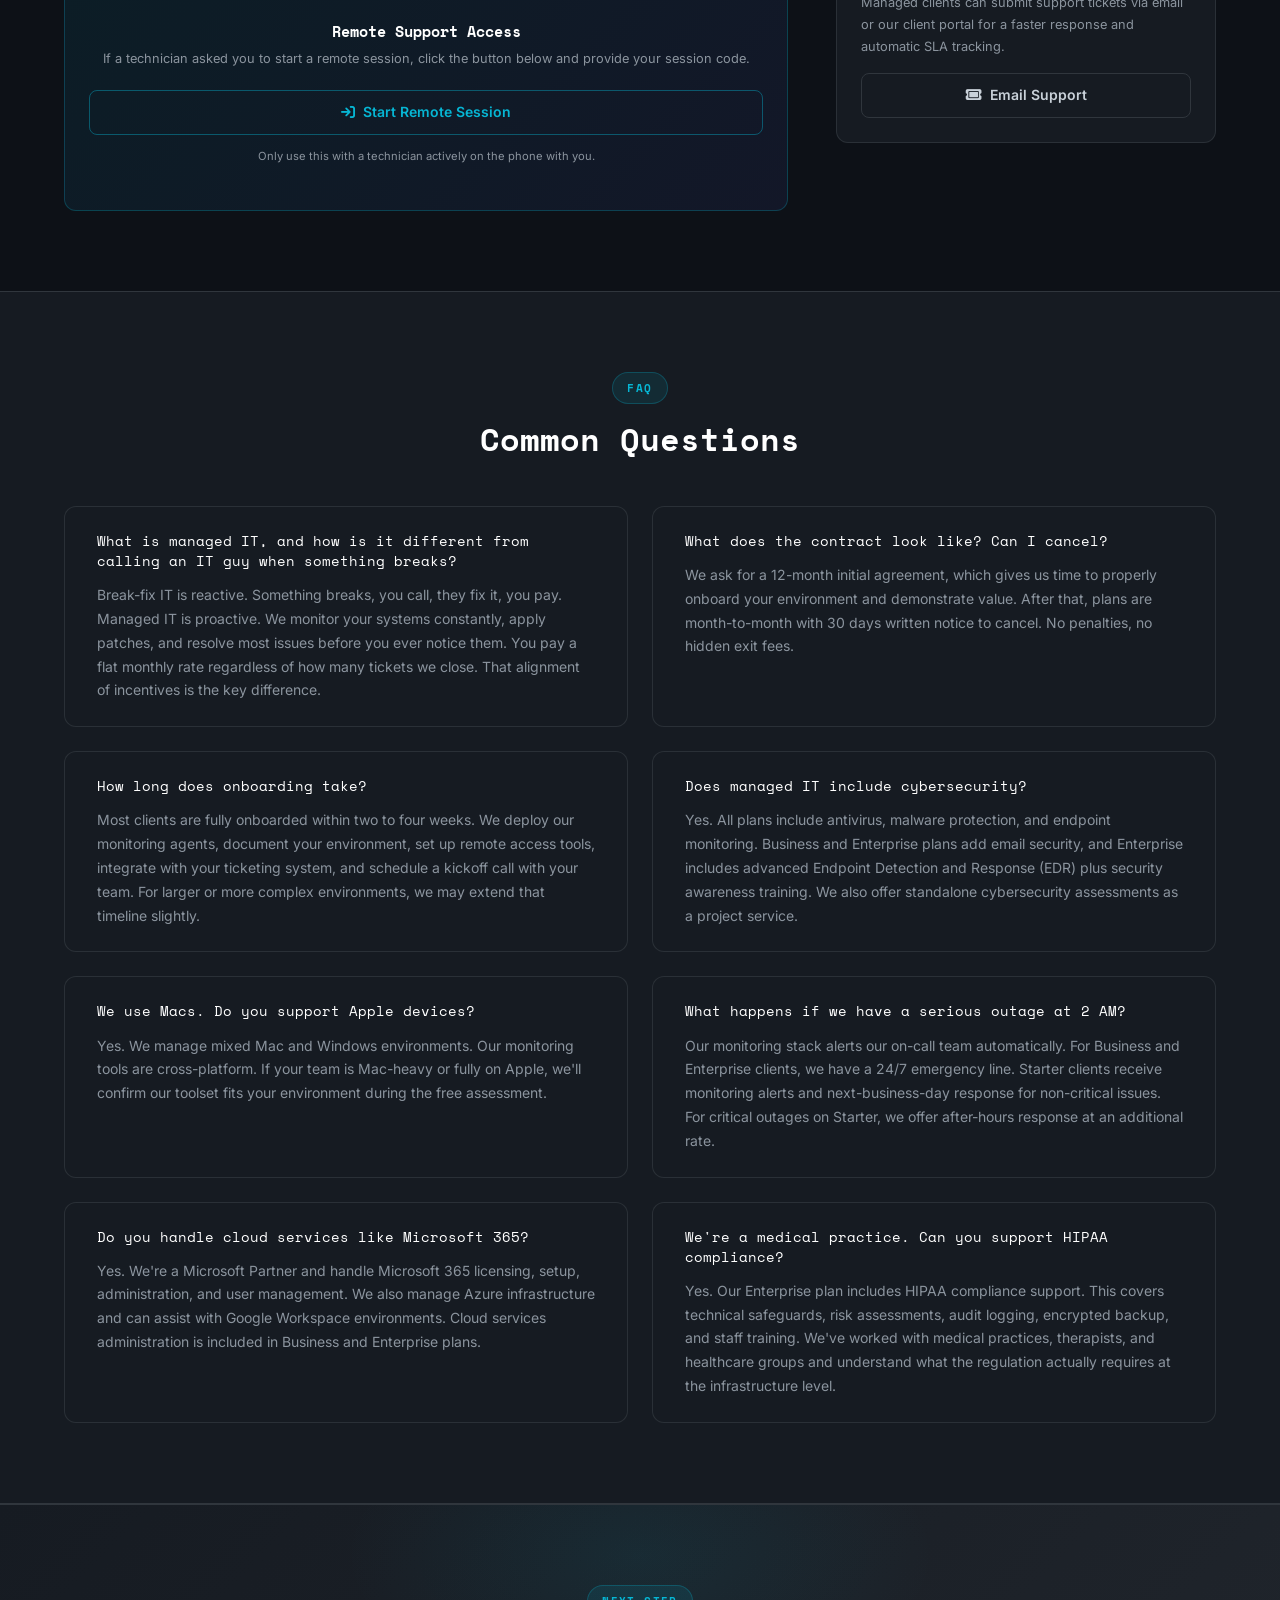
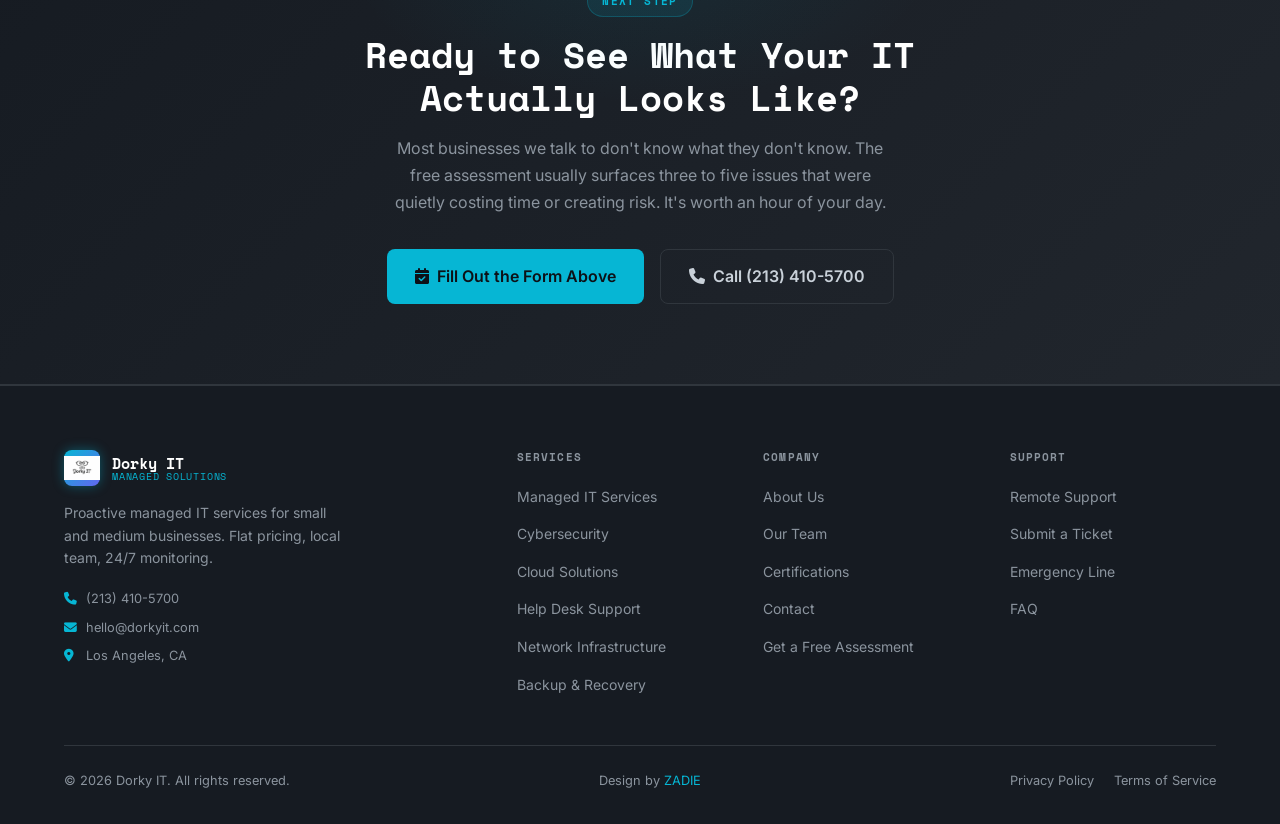
<file: contact.html>
<!DOCTYPE html>
<html lang="en">
<head>
  <meta charset="UTF-8">
  <meta name="viewport" content="width=device-width, initial-scale=1.0">
  <title>Contact &amp; Free IT Assessment — Dorky IT</title>
  <link rel="stylesheet" href="styles.css">
  <link rel="stylesheet" href="https://cdnjs.cloudflare.com/ajax/libs/font-awesome/6.5.0/css/all.min.css">
  </head>
<body>



<!-- Header -->
<header class="header">
  <div class="container">
    <a href="index.html" class="logo">
      <div class="logo-icon">
        <img src="images/DorkyIT-Logo.png">
      </div>
      <div class="logo-text">
        <span class="logo-name">Dorky IT</span>
        <span class="logo-tagline">Managed Solutions</span>
      </div>
    </a>

    <nav class="nav" id="main-nav">
      <a href="index.html" class="nav-link">Home</a>
      <a href="services.html" class="nav-link">Services</a>
      <a href="about.html" class="nav-link">About</a>
      <a href="contact.html" class="nav-link active">Contact</a>
    </nav>

    <a href="contact.html" class="btn btn-primary header-cta btn-sm">Get Free Assessment</a>
    <button class="nav-toggle" aria-label="Toggle menu" aria-expanded="false">
      <span></span>
      <span></span>
      <span></span>
    </button>
  </div>
</header>

<!-- Page Hero -->
<section class="page-hero">
  <div class="container">
    <span class="section-label">Get in Touch</span>
    <h1>Free IT Assessment.<br>No Pressure.</h1>
    <p>Tell us about your business and we'll schedule a 60–90 minute review of your current IT environment. Honest findings, clear recommendations, zero obligation.</p>
  </div>
</section>

<!-- Contact Form + Sidebar -->
<section class="section">
  <div class="container">
    <div class="contact-layout">
      <!-- Form -->
      <div class="contact-form-card">
        <h2 class="form-title">Request Your Free Assessment</h2>
        <p class="form-subtitle">Fill out the form below and we'll reach out within one business day to confirm your assessment time.</p>

        <!-- This is Formspree.io I set up on 2026-05-07-->
        <form action="https://formspree.io/f/mlgzlkya" method="POST">
          <input type="hidden" name="_subject" value="New Free Assessment Request from Contact Us page">
          <div class="form-row">
            <div class="form-group">
              <label class="form-label" for="first-name">First Name *</label>
              <input class="form-control" type="text" id="first-name" name="first-name" placeholder="Jane" required>
            </div>
            <div class="form-group">
              <label class="form-label" for="last-name">Last Name *</label>
              <input class="form-control" type="text" id="last-name" name="last-name" placeholder="Smith" required>
            </div>
          </div>

          <div class="form-group">
            <label class="form-label" for="company">Company Name *</label>
            <input class="form-control" type="text" id="company" name="company" placeholder="Acme Corp" required>
          </div>

          <div class="form-row">
            <div class="form-group">
              <label class="form-label" for="email">Email Address *</label>
              <input class="form-control" type="email" id="email" name="email" placeholder="jane@acmecorp.com" required>
            </div>
            <div class="form-group">
              <label class="form-label" for="phone">Phone Number</label>
              <input class="form-control" type="tel" id="phone" name="phone" placeholder="(555) 000-0000">
            </div>
          </div>

          <div class="form-row">
            <div class="form-group">
              <label class="form-label" for="industry">Industry *</label>
              <select class="form-control" id="industry" name="industry" required>
                <option value="" disabled selected>Select your industry</option>
                <option value="accounting">Accounting / Finance</option>
                <option value="construction">Construction</option>
                <option value="healthcare">Healthcare / Medical</option>
                <option value="legal">Legal</option>
                <option value="manufacturing">Manufacturing</option>
                <option value="nonprofit">Nonprofit</option>
                <option value="real-estate">Real Estate</option>
                <option value="retail">Retail</option>
                <option value="technology">Technology</option>
                <option value="other">Other</option>
              </select>
            </div>
            <div class="form-group">
              <label class="form-label" for="employees">Number of Employees *</label>
              <select class="form-control" id="employees" name="employees" required>
                <option value="" disabled selected>Select range</option>
                <option value="1-5">1–5</option>
                <option value="6-10">6–10</option>
                <option value="11-25">11–25</option>
                <option value="26-50">26–50</option>
                <option value="51-100">51–100</option>
                <option value="100+">100+</option>
              </select>
            </div>
          </div>

          <div class="form-group">
            <label class="form-label" for="current-it">Current IT Situation</label>
            <select class="form-control" id="current-it" name="current-it">
              <option value="" disabled selected>How do you currently handle IT?</option>
              <option value="none">No IT support right now</option>
              <option value="internal">Internal IT staff</option>
              <option value="break-fix">Break-fix / hourly IT company</option>
              <option value="msp">Another managed IT provider</option>
              <option value="diy">We manage it ourselves</option>
            </select>
          </div>

          <div class="form-group">
            <label class="form-label" for="challenges">Current IT Challenges</label>
            <textarea class="form-control" id="challenges" name="challenges" placeholder="What IT issues are causing the most frustration? Slow computers, security concerns, unreliable internet, software problems — anything is helpful." rows="5"></textarea>
          </div>

          <div class="form-group">
            <label class="form-label" for="priority">Biggest Priority Right Now</label>
            <select class="form-control" id="priority" name="priority">
              <option value="" disabled selected>What's most important to you?</option>
              <option value="security">Improve cybersecurity</option>
              <option value="reliability">Reduce downtime and outages</option>
              <option value="cost">Lower IT costs</option>
              <option value="cloud">Move to the cloud</option>
              <option value="compliance">Meet compliance requirements</option>
              <option value="support">Better day-to-day support</option>
              <option value="unsure">Not sure — need guidance</option>
            </select>
          </div>

          <button type="submit" class="btn btn-primary form-submit">
            <i class="fa-solid fa-paper-plane"></i>
            Request Free Assessment
          </button>
          <p style="font-size: 0.75rem; color: var(--gray); margin-top: var(--spacing-3);">
            We'll respond within one business day. Your information is never shared.
          </p>
        </form>
      </div>

      <!-- Sidebar -->
       <!-- Ignore for now
      <div class="contact-sidebar">
         -->
        
        <!-- Emergency / Support -->
          <!-- Ignore for now
        <div class="contact-info-card" style="background: linear-gradient(135deg, rgba(16,185,129,0.06), rgba(6,182,212,0.06)); border-color: rgba(16,185,129,0.25);">
          <h3 style="color: var(--accent);">
            <i class="fa-solid fa-phone" style="margin-right: 6px;"></i>
            24/7 Emergency Support
          </h3>
          <p style="font-size: 0.8rem; color: var(--gray); margin-bottom: var(--spacing-4);">
            For active managed clients with a critical issue outside of business hours:
          </p>
          <div style="font-family: var(--font-heading); font-size: 1.5rem; color: var(--accent); margin-bottom: var(--spacing-2);">(555) 820-4411</div>
          <p style="font-size: 0.75rem; color: var(--gray);">Available 24/7 for Business and Enterprise plan clients with P1 issues.</p>
        </div>
         -->

        <!-- General Contact Info -->
        <div class="contact-info-card">
          <h3>General Inquiries</h3>
          <div class="contact-info-item">
            <div class="contact-info-icon"><i class="fa-solid fa-phone"></i></div>
            <div class="contact-info-text">
              <strong>(213) 410-5700</strong>
              <span>Mon–Fri, 8 AM–6 PM</span>
            </div>
          </div>
          <div class="contact-info-item">
            <div class="contact-info-icon"><i class="fa-solid fa-envelope"></i></div>
            <div class="contact-info-text">
              <strong>hello@dorkyit.com</strong>
              <span>Response within 4 business hours</span>
            </div>
          </div>
          <div class="contact-info-item">
            <div class="contact-info-icon"><i class="fa-solid fa-location-dot"></i></div>
            <div class="contact-info-text">
              <strong>1240 Commerce Blvd, Suite 300</strong>
              <span>Metro Business Center</span>
            </div>
          </div>
          <div class="contact-info-item">
            <div class="contact-info-icon"><i class="fa-solid fa-clock"></i></div>
            <div class="contact-info-text">
              <strong>Office Hours</strong>
              <span>Mon–Fri: 8 AM–6 PM<br>Sat: 10 AM–2 PM (emergency only)</span>
            </div>
          </div>
        </div>

        <!-- Remote Support -->
        <div class="remote-support-card">
          <div style="font-size: 2rem; color: var(--primary); margin-bottom: var(--spacing-3);">
            <i class="fa-solid fa-desktop"></i>
          </div>
          <h3>Remote Support Access</h3>
          <p>If a technician asked you to start a remote session, click the button below and provide your session code.</p>
          <a href="#" class="btn btn-secondary" style="width: 100%; justify-content: center;">
            <i class="fa-solid fa-arrow-right-to-bracket"></i>
            Start Remote Session
          </a>
          <p style="font-size: 0.7rem; color: var(--gray); margin-top: var(--spacing-3);">Only use this with a technician actively on the phone with you.</p>
        </div>

        <!-- Existing Client Ticket -->
        <div class="contact-info-card">
          <h3>Existing Client? Submit a Ticket</h3>
          <p style="font-size: 0.8rem; color: var(--gray); margin-bottom: var(--spacing-4);">
            Managed clients can submit support tickets via email or our client portal for a faster response and automatic SLA tracking.
          </p>
          <a href="mailto:support@nexgenit.com" class="btn btn-ghost" style="width: 100%; justify-content: center;">
            <i class="fa-solid fa-ticket"></i>
            Email Support
          </a>
        </div>
      </div>
    </div>
  </div>
</section>

<!-- FAQ -->
<section class="section" style="background: var(--bg-card); border-top: 1px solid var(--gray-dark); border-bottom: 1px solid var(--gray-dark);">
  <div class="container">
    <div class="section-header">
      <span class="section-label">FAQ</span>
      <h2 class="section-title">Common Questions</h2>
    </div>

    <div class="faq-grid">
      <div class="faq-item">
        <p class="faq-question">What is managed IT, and how is it different from calling an IT guy when something breaks?</p>
        <p class="faq-answer">
          Break-fix IT is reactive. Something breaks, you call, they fix it, you pay. Managed IT is proactive. We monitor your systems constantly, apply patches, and resolve most issues before you ever notice them. You pay a flat monthly rate regardless of how many tickets we close. That alignment of incentives is the key difference.
        </p>
      </div>

      <div class="faq-item">
        <p class="faq-question">What does the contract look like? Can I cancel?</p>
        <p class="faq-answer">
          We ask for a 12-month initial agreement, which gives us time to properly onboard your environment and demonstrate value. After that, plans are month-to-month with 30 days written notice to cancel. No penalties, no hidden exit fees.
        </p>
      </div>

      <div class="faq-item">
        <p class="faq-question">How long does onboarding take?</p>
        <p class="faq-answer">
          Most clients are fully onboarded within two to four weeks. We deploy our monitoring agents, document your environment, set up remote access tools, integrate with your ticketing system, and schedule a kickoff call with your team. For larger or more complex environments, we may extend that timeline slightly.
        </p>
      </div>

      <div class="faq-item">
        <p class="faq-question">Does managed IT include cybersecurity?</p>
        <p class="faq-answer">
          Yes. All plans include antivirus, malware protection, and endpoint monitoring. Business and Enterprise plans add email security, and Enterprise includes advanced Endpoint Detection and Response (EDR) plus security awareness training. We also offer standalone cybersecurity assessments as a project service.
        </p>
      </div>

      <div class="faq-item">
        <p class="faq-question">We use Macs. Do you support Apple devices?</p>
        <p class="faq-answer">
          Yes. We manage mixed Mac and Windows environments. Our monitoring tools are cross-platform. If your team is Mac-heavy or fully on Apple, we'll confirm our toolset fits your environment during the free assessment.
        </p>
      </div>

      <div class="faq-item">
        <p class="faq-question">What happens if we have a serious outage at 2 AM?</p>
        <p class="faq-answer">
          Our monitoring stack alerts our on-call team automatically. For Business and Enterprise clients, we have a 24/7 emergency line. Starter clients receive monitoring alerts and next-business-day response for non-critical issues. For critical outages on Starter, we offer after-hours response at an additional rate.
        </p>
      </div>

      <div class="faq-item">
        <p class="faq-question">Do you handle cloud services like Microsoft 365?</p>
        <p class="faq-answer">
          Yes. We're a Microsoft Partner and handle Microsoft 365 licensing, setup, administration, and user management. We also manage Azure infrastructure and can assist with Google Workspace environments. Cloud services administration is included in Business and Enterprise plans.
        </p>
      </div>

      <div class="faq-item">
        <p class="faq-question">We're a medical practice. Can you support HIPAA compliance?</p>
        <p class="faq-answer">
          Yes. Our Enterprise plan includes HIPAA compliance support. This covers technical safeguards, risk assessments, audit logging, encrypted backup, and staff training. We've worked with medical practices, therapists, and healthcare groups and understand what the regulation actually requires at the infrastructure level.
        </p>
      </div>
    </div>
  </div>
</section>

<!-- CTA -->
<section class="cta-section">
  <div class="container">
    <span class="section-label">Next Step</span>
    <h2>Ready to See What Your IT<br>Actually Looks Like?</h2>
    <p>
      Most businesses we talk to don't know what they don't know. The free assessment usually surfaces three to five issues that were quietly costing time or creating risk. It's worth an hour of your day.
    </p>
    <div class="cta-actions">
      <a href="#" onclick="window.scrollTo({top: 0, behavior: 'smooth'}); return false;" class="btn btn-primary btn-lg">
        <i class="fa-solid fa-calendar-check"></i>
        Fill Out the Form Above
      </a>
      <a href="tel:5558204400" class="btn btn-ghost btn-lg">
        <i class="fa-solid fa-phone"></i>
        Call (213) 410-5700
      </a>
    </div>
  </div>
</section>

<!-- Footer -->
<footer class="footer">
  <div class="container">
    <div class="footer-grid">
      <div class="footer-brand">
        <a href="index.html" class="logo">
      <div class="logo-icon">
        <img src="images/DorkyIT-Logo.png">
      </div>
          <div class="logo-text">
            <span class="logo-name">Dorky IT</span>
            <span class="logo-tagline">Managed Solutions</span>
          </div>
        </a>
        <p>Proactive managed IT services for small and medium businesses. Flat pricing, local team, 24/7 monitoring.</p>
        <div class="footer-contact-info">
          <span class="footer-contact-line"><i class="fa-solid fa-phone"></i> (213) 410-5700</span>
          <span class="footer-contact-line"><i class="fa-solid fa-envelope"></i> hello@dorkyit.com</span>
          <span class="footer-contact-line"><i class="fa-solid fa-location-dot"></i> Los Angeles, CA</span>
        </div>
      </div>

      <div class="footer-col">
        <h4>Services</h4>
        <ul class="footer-links">
          <li><a href="services.html" class="footer-link">Managed IT Services</a></li>
          <li><a href="services.html" class="footer-link">Cybersecurity</a></li>
          <li><a href="services.html" class="footer-link">Cloud Solutions</a></li>
          <li><a href="services.html" class="footer-link">Help Desk Support</a></li>
          <li><a href="services.html" class="footer-link">Network Infrastructure</a></li>
          <li><a href="services.html" class="footer-link">Backup &amp; Recovery</a></li>
        </ul>
      </div>

      <div class="footer-col">
        <h4>Company</h4>
        <ul class="footer-links">
          <li><a href="about.html" class="footer-link">About Us</a></li>
          <li><a href="about.html" class="footer-link">Our Team</a></li>
          <li><a href="about.html" class="footer-link">Certifications</a></li>
          <li><a href="contact.html" class="footer-link">Contact</a></li>
          <li><a href="contact.html" class="footer-link">Get a Free Assessment</a></li>
        </ul>
      </div>

      <div class="footer-col">
        <h4>Support</h4>
        <ul class="footer-links">
          <li><a href="contact.html" class="footer-link">Remote Support</a></li>
          <li><a href="contact.html" class="footer-link">Submit a Ticket</a></li>
          <li><a href="contact.html" class="footer-link">Emergency Line</a></li>
          <li><a href="contact.html" class="footer-link">FAQ</a></li>
        </ul>
      </div>
    </div>

    <div class="footer-bottom">
      <p>&copy; 2026 Dorky IT. All rights reserved.</p>
      <p>Design by <a href="https://zadie.com" target="_blank" rel="noopener">ZADIE</a></p>
      <div class="footer-legal">
        <a href="#">Privacy Policy</a>
        <a href="#">Terms of Service</a>
      </div>
    </div>
  </div>
</footer>

<script>
  const navToggle = document.querySelector('.nav-toggle');
  const nav = document.querySelector('.nav');
  if (navToggle && nav) {
    navToggle.addEventListener('click', () => {
      const isOpen = nav.classList.toggle('nav-open');
      navToggle.classList.toggle('active');
      navToggle.setAttribute('aria-expanded', isOpen);
    });
  }
</script>
</body>
</html>
</file>
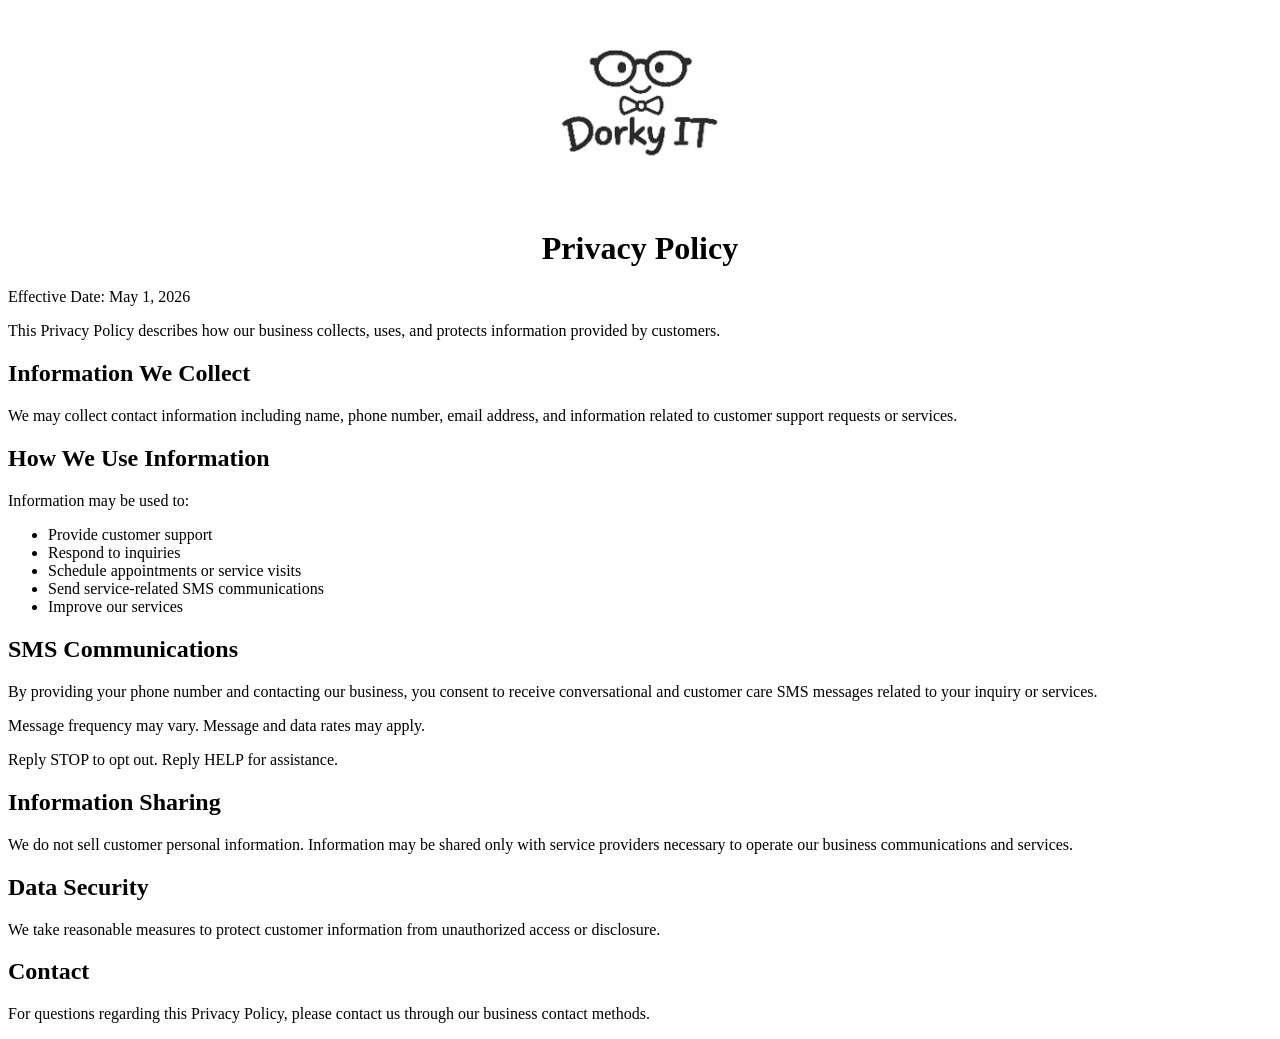
<file: privcacy-sms.html>
<!DOCTYPE html>
<html lang="en">
<head>
  <meta charset="UTF-8">
  <meta name="viewport" content="width=device-width, initial-scale=1.0">
  <title>Privacy Policy</title>
</head>
<body>
        <div style="text-align:center;">
        <img src="images/DorkyIT-Logo.png" width="300">
        <h1>Privacy Policy</h1>
    </div>


  <p>Effective Date: May 1, 2026</p>

  <p>
    This Privacy Policy describes how our business collects, uses, and protects information provided by customers.
  </p>

  <h2>Information We Collect</h2>
  <p>
    We may collect contact information including name, phone number, email address, and information related to customer support requests or services.
  </p>

  <h2>How We Use Information</h2>
  <p>
    Information may be used to:
  </p>

  <ul>
    <li>Provide customer support</li>
    <li>Respond to inquiries</li>
    <li>Schedule appointments or service visits</li>
    <li>Send service-related SMS communications</li>
    <li>Improve our services</li>
  </ul>

  <h2>SMS Communications</h2>
  <p>
    By providing your phone number and contacting our business, you consent to receive conversational and customer care SMS messages related to your inquiry or services.
  </p>

  <p>
    Message frequency may vary. Message and data rates may apply.
  </p>

  <p>
    Reply STOP to opt out. Reply HELP for assistance.
  </p>

  <h2>Information Sharing</h2>
  <p>
    We do not sell customer personal information. Information may be shared only with service providers necessary to operate our business communications and services.
  </p>

  <h2>Data Security</h2>
  <p>
    We take reasonable measures to protect customer information from unauthorized access or disclosure.
  </p>

  <h2>Contact</h2>
  <p>
    For questions regarding this Privacy Policy, please contact us through our business contact methods.
  </p>
</body>
</html>
</file>
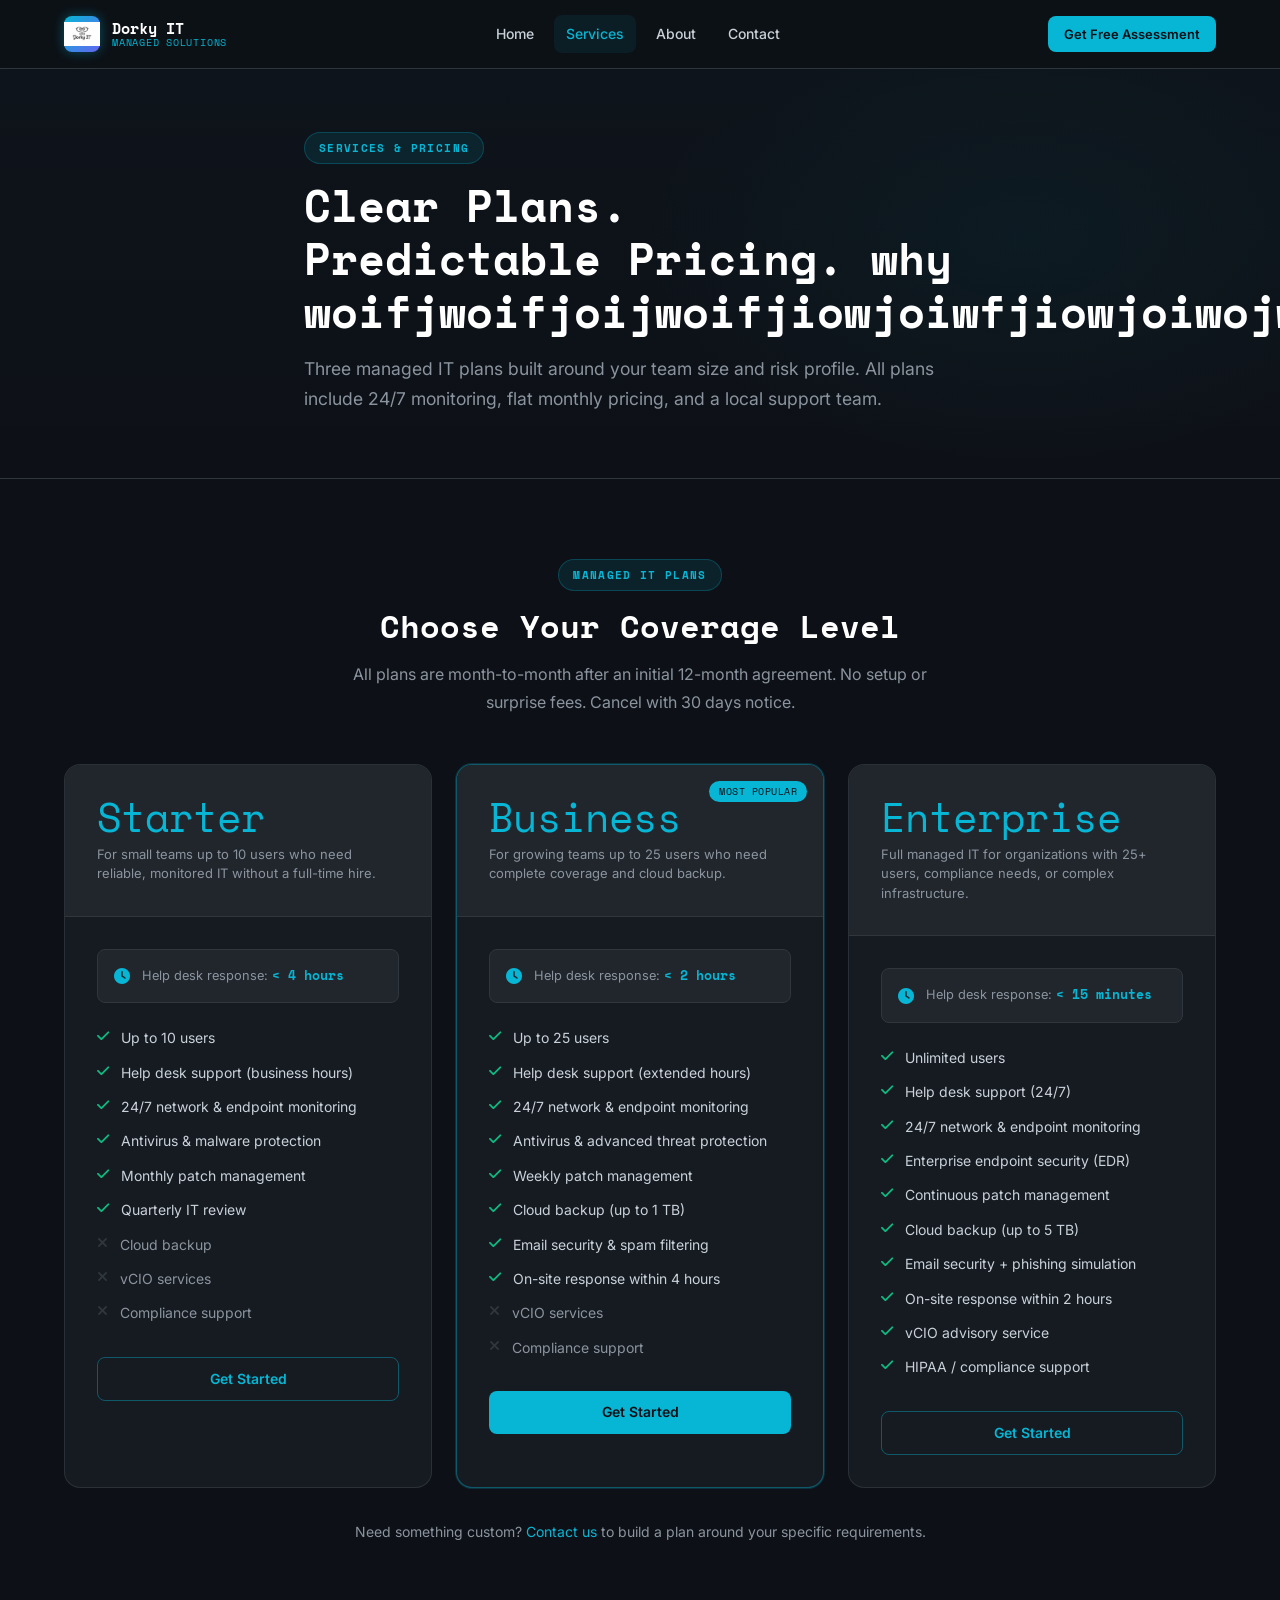
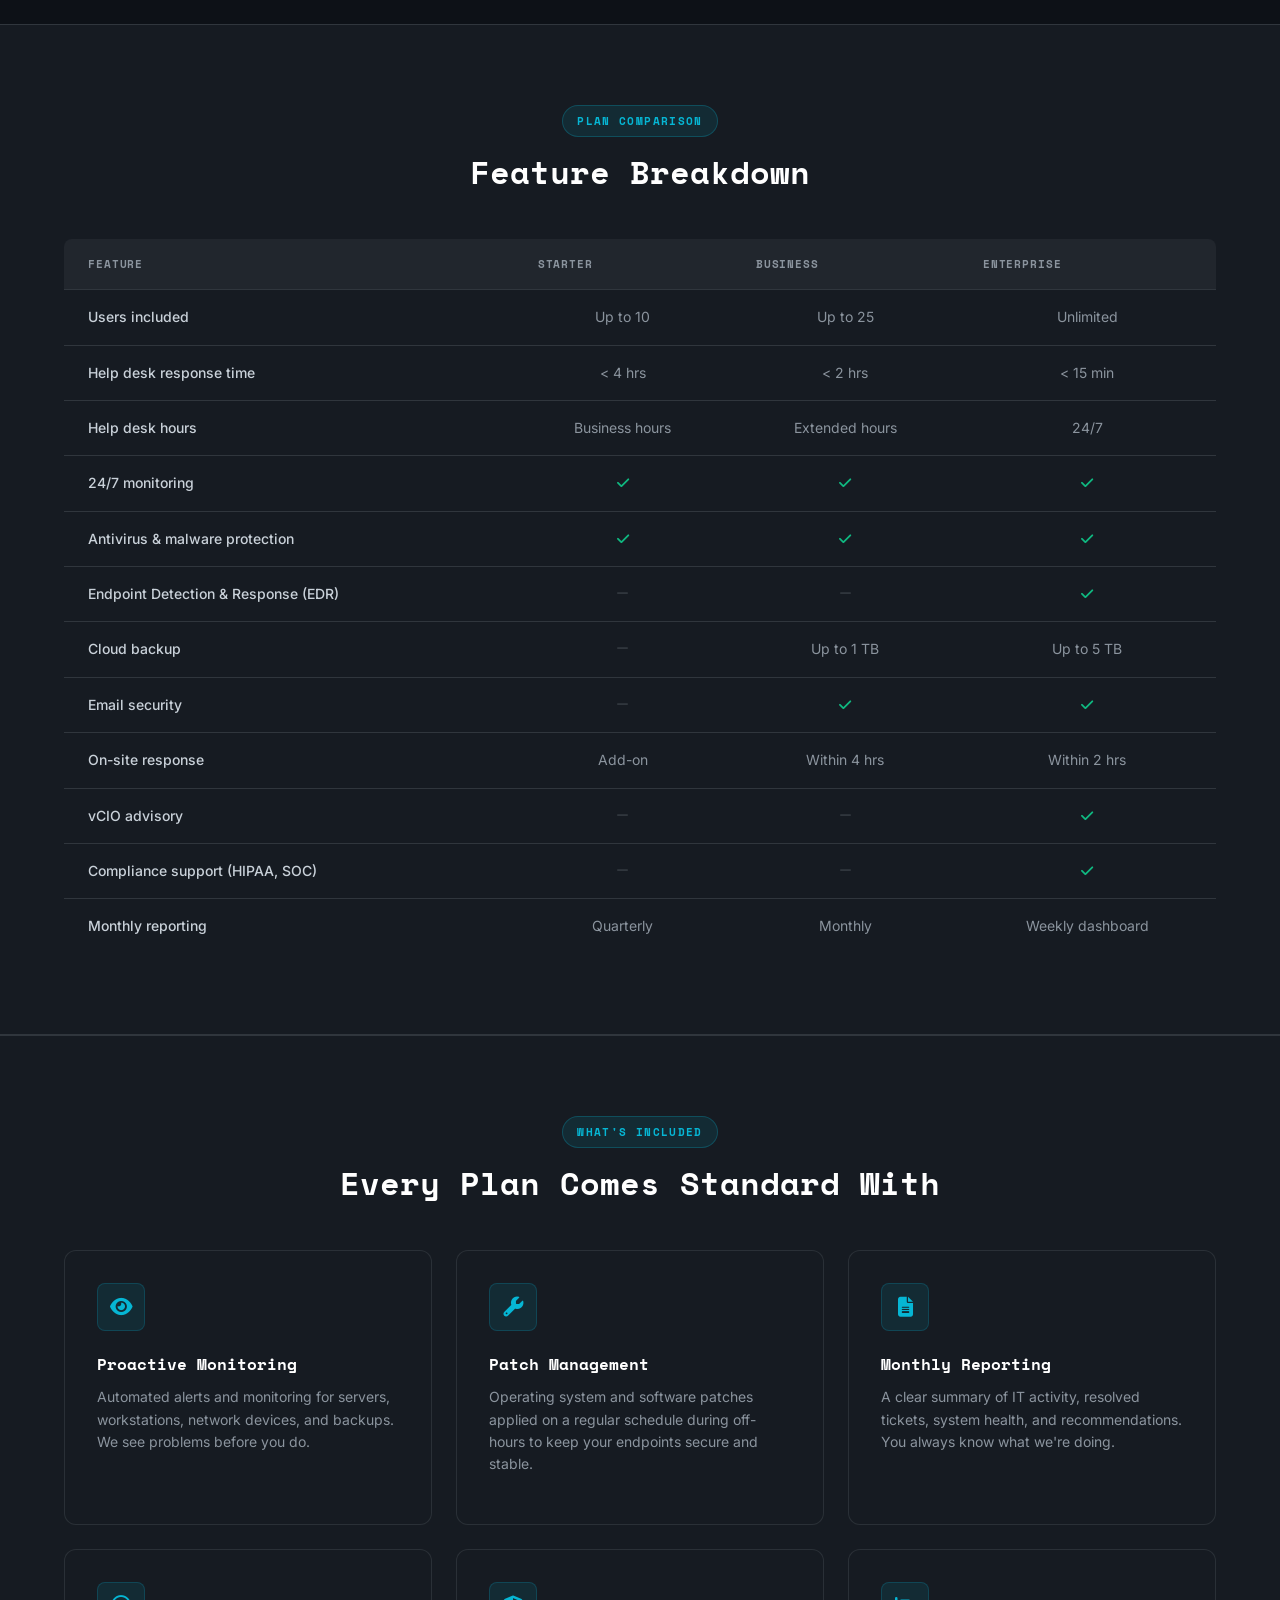
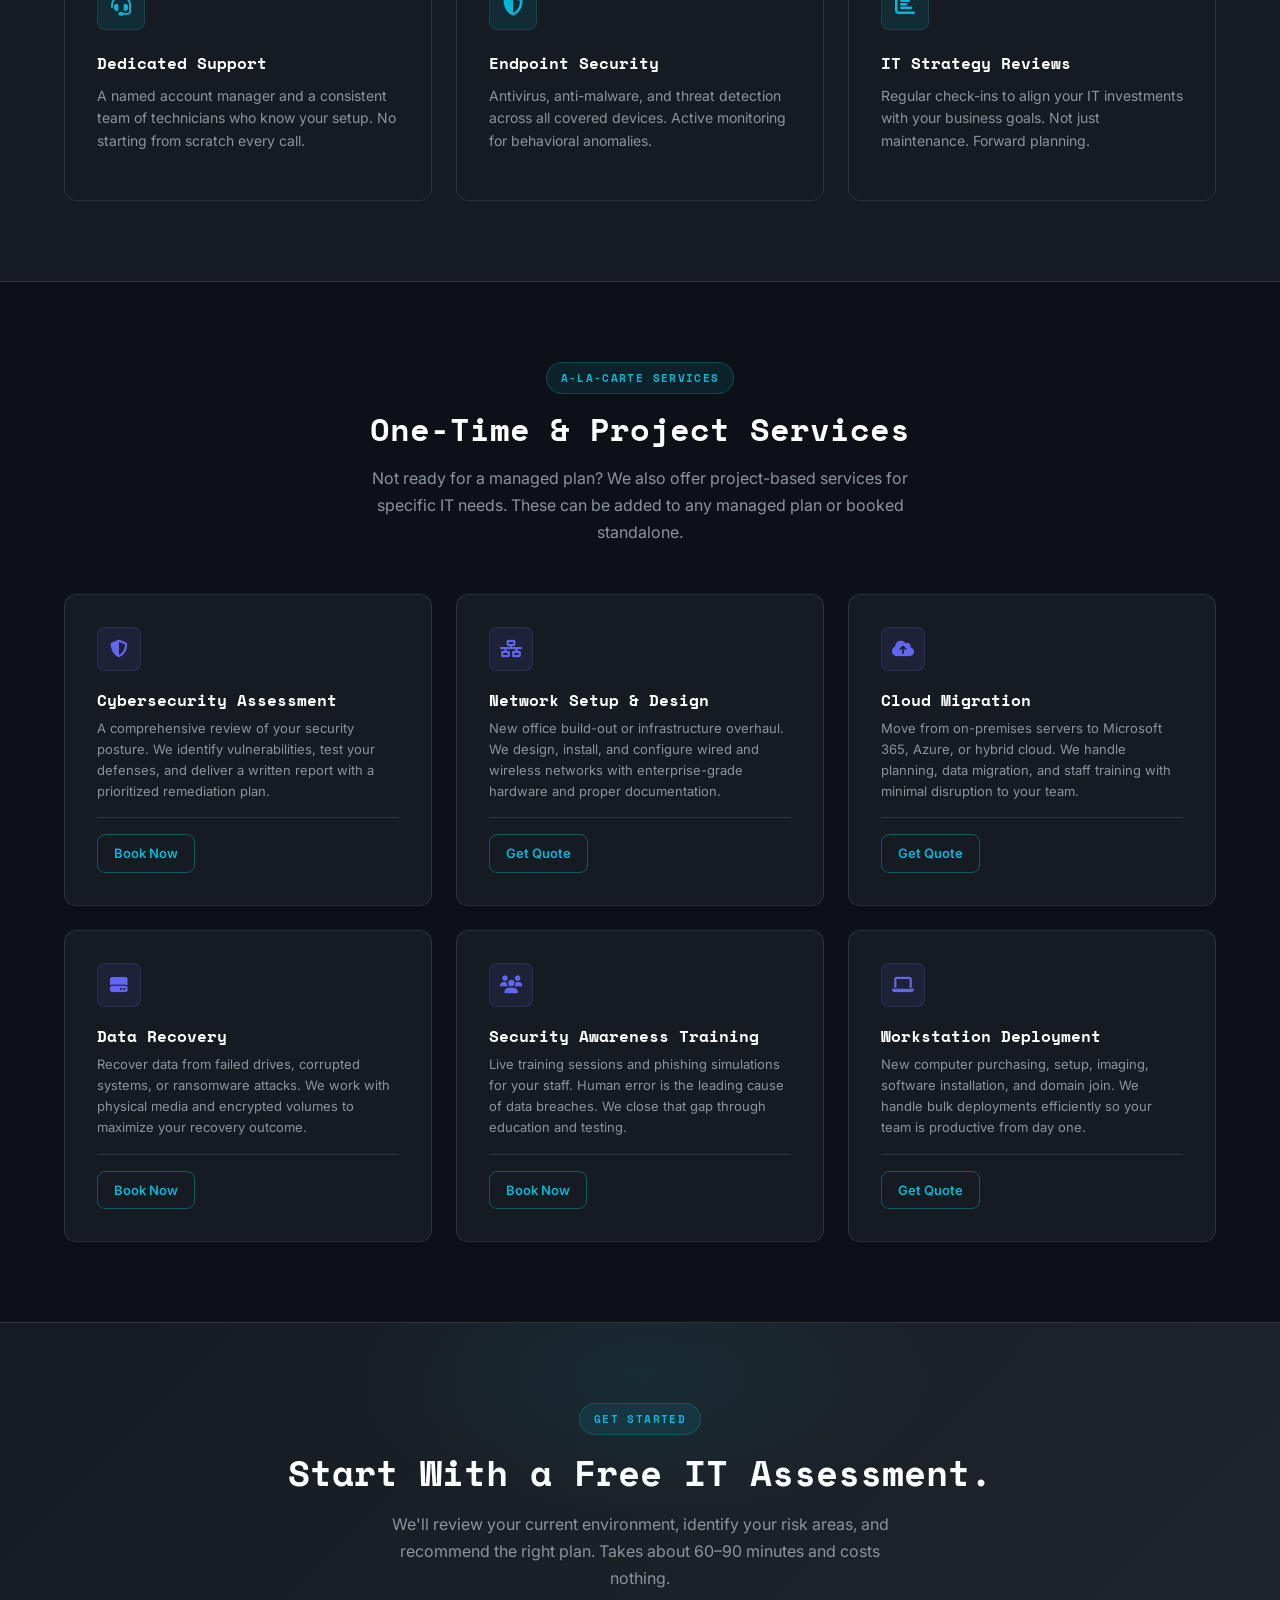
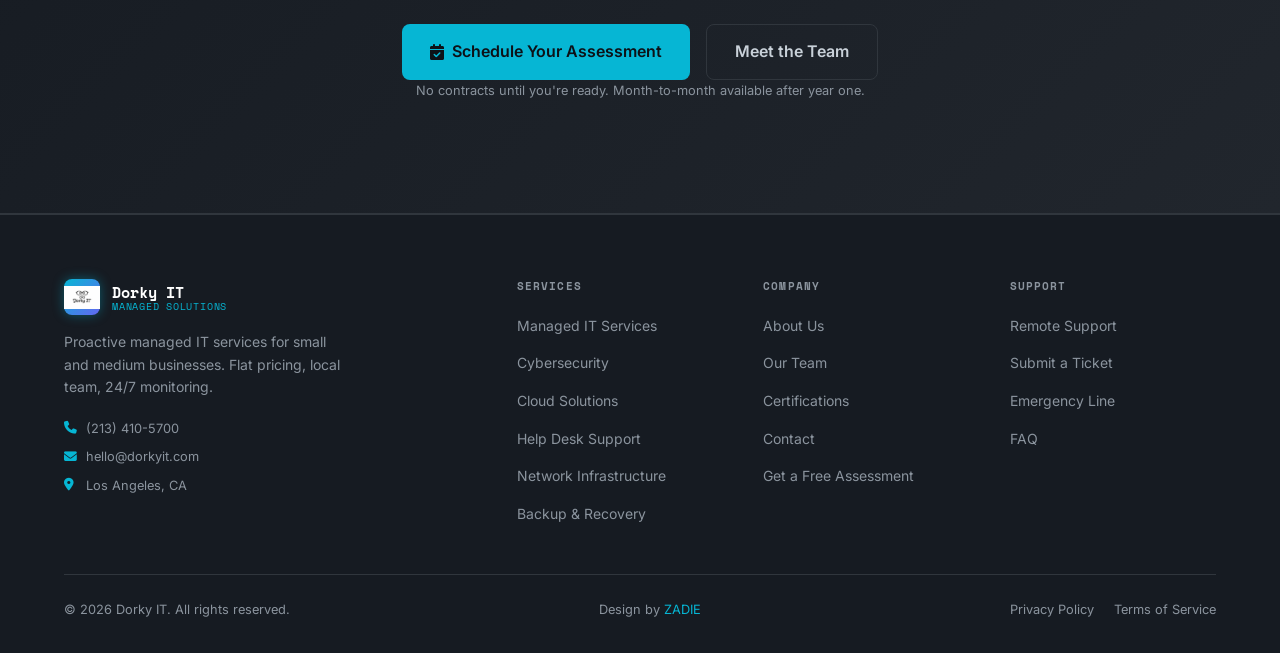
<file: services.html>
<!DOCTYPE html>
<html lang="en">
<head>
  <meta charset="UTF-8">
  <meta name="viewport" content="width=device-width, initial-scale=1.0">
  <title>Services &amp; Plans — Dorky IT</title>
  <link rel="stylesheet" href="styles.css">
  <link rel="stylesheet" href="https://cdnjs.cloudflare.com/ajax/libs/font-awesome/6.5.0/css/all.min.css">
  </head>
<body>



<!-- Header -->
<header class="header">
  <div class="container">
    <a href="index.html" class="logo">
      <div class="logo-icon">
        <img src="images/DorkyIT-Logo.png">
      </div>
      <div class="logo-text">
        <span class="logo-name">Dorky IT</span>
        <span class="logo-tagline">Managed Solutions</span>
      </div>
    </a>

    <nav class="nav" id="main-nav">
      <a href="index.html" class="nav-link">Home</a>
      <a href="services.html" class="nav-link active">Services</a>
      <a href="about.html" class="nav-link">About</a>
      <a href="contact.html" class="nav-link">Contact</a>
    </nav>

    <a href="contact.html" class="btn btn-primary header-cta btn-sm">Get Free Assessment</a>
    <button class="nav-toggle" aria-label="Toggle menu" aria-expanded="false">
      <span></span>
      <span></span>
      <span></span>
    </button>
  </div>
</header>

<!-- Page Hero -->
<section class="page-hero">
  <div class="container">
    <span class="section-label">Services &amp; Pricing</span>
    <h1>Clear Plans.<br>Predictable Pricing. why woifjwoifjoijwoifjiowjoiwfjiowjoiwojwojwo</h1>
    <p>Three managed IT plans built around your team size and risk profile. All plans include 24/7 monitoring, flat monthly pricing, and a local support team.</p>
  </div>
</section>

<!-- Managed IT Plans -->
<section class="section">
  <div class="container">
    <div class="section-header">
      <span class="section-label">Managed IT Plans</span>
      <h2 class="section-title">Choose Your Coverage Level</h2>
      <p class="section-desc">
        All plans are month-to-month after an initial 12-month agreement. No setup or surprise fees. Cancel with 30 days notice.
      </p>
    </div>

    <div class="plans-grid">
      <!-- Starter -->
      <div class="plan-card">
        <div class="plan-header">
          <!-- <div class="plan-name">Starter Plan</div> -->
          <div class="plan-price">
            <span class="plan-price-amount">Starter</span>
            <!-- <span class="plan-price-period">/month</span> -->
          </div>
          <p class="plan-desc">For small teams up to 10 users who need reliable, monitored IT without a full-time hire.</p>
        </div>
        <div class="plan-body">
          <div class="plan-sla">
            <i class="fa-solid fa-clock sla-icon"></i>
            <div class="sla-text">
              <span class="sla-label">Help desk response: </span>
              <span class="sla-value">&lt; 4 hours</span>
            </div>
          </div>
          <div class="plan-features">
            <div class="plan-feature">
              <i class="fa-solid fa-check plan-feature-icon"></i>
              <span>Up to 10 users</span>
            </div>
            <div class="plan-feature">
              <i class="fa-solid fa-check plan-feature-icon"></i>
              <span>Help desk support (business hours)</span>
            </div>
            <div class="plan-feature">
              <i class="fa-solid fa-check plan-feature-icon"></i>
              <span>24/7 network &amp; endpoint monitoring</span>
            </div>
            <div class="plan-feature">
              <i class="fa-solid fa-check plan-feature-icon"></i>
              <span>Antivirus &amp; malware protection</span>
            </div>
            <div class="plan-feature">
              <i class="fa-solid fa-check plan-feature-icon"></i>
              <span>Monthly patch management</span>
            </div>
            <div class="plan-feature">
              <i class="fa-solid fa-check plan-feature-icon"></i>
              <span>Quarterly IT review</span>
            </div>
            <div class="plan-feature">
              <i class="fa-solid fa-times plan-feature-icon muted"></i>
              <span style="color: var(--gray);">Cloud backup</span>
            </div>
            <div class="plan-feature">
              <i class="fa-solid fa-times plan-feature-icon muted"></i>
              <span style="color: var(--gray);">vCIO services</span>
            </div>
            <div class="plan-feature">
              <i class="fa-solid fa-times plan-feature-icon muted"></i>
              <span style="color: var(--gray);">Compliance support</span>
            </div>
          </div>
          <a href="contact.html" class="btn btn-secondary" style="width: 100%; justify-content: center;">Get Started</a>
        </div>
      </div>

      <!-- Business (Featured) -->
      <div class="plan-card featured">
        <span class="plan-featured-badge">Most Popular</span>
        <div class="plan-header">
          <!-- <div class="plan-name">Business Plan</div> -->
          <div class="plan-price">
            <span class="plan-price-amount">Business</span>
            <!-- <span class="plan-price-period">/month</span> -->
          </div>
          <p class="plan-desc">For growing teams up to 25 users who need complete coverage and cloud backup.</p>
        </div>
        <div class="plan-body">
          <div class="plan-sla">
            <i class="fa-solid fa-clock sla-icon"></i>
            <div class="sla-text">
              <span class="sla-label">Help desk response: </span>
              <span class="sla-value">&lt; 2 hours</span>
            </div>
          </div>
          <div class="plan-features">
            <div class="plan-feature">
              <i class="fa-solid fa-check plan-feature-icon"></i>
              <span>Up to 25 users</span>
            </div>
            <div class="plan-feature">
              <i class="fa-solid fa-check plan-feature-icon"></i>
              <span>Help desk support (extended hours)</span>
            </div>
            <div class="plan-feature">
              <i class="fa-solid fa-check plan-feature-icon"></i>
              <span>24/7 network &amp; endpoint monitoring</span>
            </div>
            <div class="plan-feature">
              <i class="fa-solid fa-check plan-feature-icon"></i>
              <span>Antivirus &amp; advanced threat protection</span>
            </div>
            <div class="plan-feature">
              <i class="fa-solid fa-check plan-feature-icon"></i>
              <span>Weekly patch management</span>
            </div>
            <div class="plan-feature">
              <i class="fa-solid fa-check plan-feature-icon"></i>
              <span>Cloud backup (up to 1 TB)</span>
            </div>
            <div class="plan-feature">
              <i class="fa-solid fa-check plan-feature-icon"></i>
              <span>Email security &amp; spam filtering</span>
            </div>
            <div class="plan-feature">
              <i class="fa-solid fa-check plan-feature-icon"></i>
              <span>On-site response within 4 hours</span>
            </div>
            <div class="plan-feature">
              <i class="fa-solid fa-times plan-feature-icon muted"></i>
              <span style="color: var(--gray);">vCIO services</span>
            </div>
            <div class="plan-feature">
              <i class="fa-solid fa-times plan-feature-icon muted"></i>
              <span style="color: var(--gray);">Compliance support</span>
            </div>
          </div>
          <a href="contact.html" class="btn btn-primary" style="width: 100%; justify-content: center;">Get Started</a>
        </div>
      </div>

      <!-- Enterprise -->
      <div class="plan-card">
        <div class="plan-header">
          <!-- <div class="plan-name">Enterprise Plan</div> -->
          <div class="plan-price">
            <span class="plan-price-amount">Enterprise</span>
            <span class="plan-price-period"></span>
          </div>
          <p class="plan-desc">Full managed IT for organizations with 25+ users, compliance needs, or complex infrastructure.</p>
        </div>
        <div class="plan-body">
          <div class="plan-sla">
            <i class="fa-solid fa-clock sla-icon"></i>
            <div class="sla-text">
              <span class="sla-label">Help desk response: </span>
              <span class="sla-value">&lt; 15 minutes</span>
            </div>
          </div>
          <div class="plan-features">
            <div class="plan-feature">
              <i class="fa-solid fa-check plan-feature-icon"></i>
              <span>Unlimited users</span>
            </div>
            <div class="plan-feature">
              <i class="fa-solid fa-check plan-feature-icon"></i>
              <span>Help desk support (24/7)</span>
            </div>
            <div class="plan-feature">
              <i class="fa-solid fa-check plan-feature-icon"></i>
              <span>24/7 network &amp; endpoint monitoring</span>
            </div>
            <div class="plan-feature">
              <i class="fa-solid fa-check plan-feature-icon"></i>
              <span>Enterprise endpoint security (EDR)</span>
            </div>
            <div class="plan-feature">
              <i class="fa-solid fa-check plan-feature-icon"></i>
              <span>Continuous patch management</span>
            </div>
            <div class="plan-feature">
              <i class="fa-solid fa-check plan-feature-icon"></i>
              <span>Cloud backup (up to 5 TB)</span>
            </div>
            <div class="plan-feature">
              <i class="fa-solid fa-check plan-feature-icon"></i>
              <span>Email security + phishing simulation</span>
            </div>
            <div class="plan-feature">
              <i class="fa-solid fa-check plan-feature-icon"></i>
              <span>On-site response within 2 hours</span>
            </div>
            <div class="plan-feature">
              <i class="fa-solid fa-check plan-feature-icon"></i>
              <span>vCIO advisory service</span>
            </div>
            <div class="plan-feature">
              <i class="fa-solid fa-check plan-feature-icon"></i>
              <span>HIPAA / compliance support</span>
            </div>
          </div>
          <a href="contact.html" class="btn btn-secondary" style="width: 100%; justify-content: center;">Get Started</a>
        </div>
      </div>
    </div>

    <p style="text-align: center; margin-top: var(--spacing-8); font-size: 0.875rem; color: var(--gray);">
      Need something custom? <a href="contact.html" style="color: var(--primary);">Contact us</a> to build a plan around your specific requirements.
    </p>
  </div>
</section>

<!-- Comparison Table -->
<section class="section comparison-section">
  <div class="container">
    <div class="section-header">
      <span class="section-label">Plan Comparison</span>
      <h2 class="section-title">Feature Breakdown</h2>
    </div>

    <table class="comparison-table">
      <thead>
        <tr>
          <th>Feature</th>
          <th>Starter</th>
          <th>Business</th>
          <th>Enterprise</th>
        </tr>
      </thead>
      <tbody>
        <tr>
          <td>Users included</td>
          <td>Up to 10</td>
          <td>Up to 25</td>
          <td class="highlight-col">Unlimited</td>
        </tr>
        <tr>
          <td>Help desk response time</td>
          <td>&lt; 4 hrs</td>
          <td>&lt; 2 hrs</td>
          <td class="highlight-col">&lt; 15 min</td>
        </tr>
        <tr>
          <td>Help desk hours</td>
          <td>Business hours</td>
          <td>Extended hours</td>
          <td class="highlight-col">24/7</td>
        </tr>
        <tr>
          <td>24/7 monitoring</td>
          <td><i class="fa-solid fa-check check"></i></td>
          <td><i class="fa-solid fa-check check"></i></td>
          <td class="highlight-col"><i class="fa-solid fa-check check"></i></td>
        </tr>
        <tr>
          <td>Antivirus &amp; malware protection</td>
          <td><i class="fa-solid fa-check check"></i></td>
          <td><i class="fa-solid fa-check check"></i></td>
          <td class="highlight-col"><i class="fa-solid fa-check check"></i></td>
        </tr>
        <tr>
          <td>Endpoint Detection &amp; Response (EDR)</td>
          <td><i class="fa-solid fa-minus dash"></i></td>
          <td><i class="fa-solid fa-minus dash"></i></td>
          <td class="highlight-col"><i class="fa-solid fa-check check"></i></td>
        </tr>
        <tr>
          <td>Cloud backup</td>
          <td><i class="fa-solid fa-minus dash"></i></td>
          <td>Up to 1 TB</td>
          <td class="highlight-col">Up to 5 TB</td>
        </tr>
        <tr>
          <td>Email security</td>
          <td><i class="fa-solid fa-minus dash"></i></td>
          <td><i class="fa-solid fa-check check"></i></td>
          <td class="highlight-col"><i class="fa-solid fa-check check"></i></td>
        </tr>
        <tr>
          <td>On-site response</td>
          <td>Add-on</td>
          <td>Within 4 hrs</td>
          <td class="highlight-col">Within 2 hrs</td>
        </tr>
        <tr>
          <td>vCIO advisory</td>
          <td><i class="fa-solid fa-minus dash"></i></td>
          <td><i class="fa-solid fa-minus dash"></i></td>
          <td class="highlight-col"><i class="fa-solid fa-check check"></i></td>
        </tr>
        <tr>
          <td>Compliance support (HIPAA, SOC)</td>
          <td><i class="fa-solid fa-minus dash"></i></td>
          <td><i class="fa-solid fa-minus dash"></i></td>
          <td class="highlight-col"><i class="fa-solid fa-check check"></i></td>
        </tr>
        <tr>
          <td>Monthly reporting</td>
          <td>Quarterly</td>
          <td>Monthly</td>
          <td class="highlight-col">Weekly dashboard</td>
        </tr>
      </tbody>
    </table>
  </div>
</section>

<!-- What's Included Breakdown -->
<section class="section" style="background: var(--bg-card); border-top: 1px solid var(--gray-dark); border-bottom: 1px solid var(--gray-dark);">
  <div class="container">
    <div class="section-header">
      <span class="section-label">What's Included</span>
      <h2 class="section-title">Every Plan Comes Standard With</h2>
    </div>
    <div style="display: grid; grid-template-columns: repeat(3, 1fr); gap: var(--spacing-6);">
      <div class="service-card">
        <div class="service-icon"><i class="fa-solid fa-eye"></i></div>
        <h3>Proactive Monitoring</h3>
        <p>Automated alerts and monitoring for servers, workstations, network devices, and backups. We see problems before you do.</p>
      </div>
      <div class="service-card">
        <div class="service-icon"><i class="fa-solid fa-wrench"></i></div>
        <h3>Patch Management</h3>
        <p>Operating system and software patches applied on a regular schedule during off-hours to keep your endpoints secure and stable.</p>
      </div>
      <div class="service-card">
        <div class="service-icon"><i class="fa-solid fa-file-lines"></i></div>
        <h3>Monthly Reporting</h3>
        <p>A clear summary of IT activity, resolved tickets, system health, and recommendations. You always know what we're doing.</p>
      </div>
      <div class="service-card">
        <div class="service-icon"><i class="fa-solid fa-headset"></i></div>
        <h3>Dedicated Support</h3>
        <p>A named account manager and a consistent team of technicians who know your setup. No starting from scratch every call.</p>
      </div>
      <div class="service-card">
        <div class="service-icon"><i class="fa-solid fa-shield-halved"></i></div>
        <h3>Endpoint Security</h3>
        <p>Antivirus, anti-malware, and threat detection across all covered devices. Active monitoring for behavioral anomalies.</p>
      </div>
      <div class="service-card">
        <div class="service-icon"><i class="fa-solid fa-chart-bar"></i></div>
        <h3>IT Strategy Reviews</h3>
        <p>Regular check-ins to align your IT investments with your business goals. Not just maintenance. Forward planning.</p>
      </div>
    </div>
  </div>
</section>

<!-- A-la-carte Services -->
<section class="section">
  <div class="container">
    <div class="section-header">
      <span class="section-label">A-La-Carte Services</span>
      <h2 class="section-title">One-Time &amp; Project Services</h2>
      <p class="section-desc">
        Not ready for a managed plan? We also offer project-based services for specific IT needs. These can be added to any managed plan or booked standalone.
      </p>
    </div>

    <div class="alacarte-grid">
      <div class="alacarte-card">
        <div class="alacarte-icon">
          <i class="fa-solid fa-shield-halved"></i>
        </div>
        <h3>Cybersecurity Assessment</h3>
        <p>A comprehensive review of your security posture. We identify vulnerabilities, test your defenses, and deliver a written report with a prioritized remediation plan.</p>
        <div class="alacarte-price">
          <!-- <span class="alacarte-price-value">From $199</span> -->
          <a href="contact.html" class="btn btn-sm btn-secondary">Book Now</a>
        </div>
      </div>

      <div class="alacarte-card">
        <div class="alacarte-icon">
          <i class="fa-solid fa-network-wired"></i>
        </div>
        <h3>Network Setup &amp; Design</h3>
        <p>New office build-out or infrastructure overhaul. We design, install, and configure wired and wireless networks with enterprise-grade hardware and proper documentation.</p>
        <div class="alacarte-price">
          <!-- <span class="alacarte-price-value">From $499</span> -->
          <a href="contact.html" class="btn btn-sm btn-secondary">Get Quote</a>
        </div>
      </div>

      <div class="alacarte-card">
        <div class="alacarte-icon">
          <i class="fa-solid fa-cloud-arrow-up"></i>
        </div>
        <h3>Cloud Migration</h3>
        <p>Move from on-premises servers to Microsoft 365, Azure, or hybrid cloud. We handle planning, data migration, and staff training with minimal disruption to your team.</p>
        <div class="alacarte-price">
          <!-- <span class="alacarte-price-value">From $4,999</span> -->
          <a href="contact.html" class="btn btn-sm btn-secondary">Get Quote</a>
        </div>
      </div>

      <div class="alacarte-card">
        <div class="alacarte-icon">
          <i class="fa-solid fa-hard-drive"></i>
        </div>
        <h3>Data Recovery</h3>
        <p>Recover data from failed drives, corrupted systems, or ransomware attacks. We work with physical media and encrypted volumes to maximize your recovery outcome.</p>
        <div class="alacarte-price">
          <!-- <span class="alacarte-price-value">TBD</span> -->
          <a href="contact.html" class="btn btn-sm btn-secondary">Book Now</a>
        </div>
      </div>

      <div class="alacarte-card">
        <div class="alacarte-icon">
          <i class="fa-solid fa-users"></i>
        </div>
        <h3>Security Awareness Training</h3>
        <p>Live training sessions and phishing simulations for your staff. Human error is the leading cause of data breaches. We close that gap through education and testing.</p>
        <div class="alacarte-price">
          <!-- <span class="alacarte-price-value">$299 / session</span> -->
          <a href="contact.html" class="btn btn-sm btn-secondary">Book Now</a>
        </div>
      </div>

      <div class="alacarte-card">
        <div class="alacarte-icon">
          <i class="fa-solid fa-laptop"></i>
        </div>
        <h3>Workstation Deployment</h3>
        <p>New computer purchasing, setup, imaging, software installation, and domain join. We handle bulk deployments efficiently so your team is productive from day one.</p>
        <div class="alacarte-price">
         <!--  <span class="alacarte-price-value">From $49 / device</span> -->
          <a href="contact.html" class="btn btn-sm btn-secondary">Get Quote</a>
        </div>
      </div>
    </div>
  </div>
</section>



<!-- CTA -->
<section class="cta-section">
  <div class="container">
    <span class="section-label">Get Started</span>
    <h2>Start With a Free IT Assessment.</h2>
    <p>
      We'll review your current environment, identify your risk areas, and recommend the right plan. Takes about 60–90 minutes and costs nothing.
    </p>
    <div class="cta-actions">
      <a href="contact.html" class="btn btn-primary btn-lg">
        <i class="fa-solid fa-calendar-check"></i>
        Schedule Your Assessment
      </a>
      <a href="about.html" class="btn btn-ghost btn-lg">Meet the Team</a>
    </div>
    <p class="cta-note">No contracts until you're ready. Month-to-month available after year one.</p>
  </div>
</section>

<!-- Footer -->
<footer class="footer">
  <div class="container">
    <div class="footer-grid">
      <div class="footer-brand">
        <a href="index.html" class="logo">
      <div class="logo-icon">
        <img src="images/DorkyIT-Logo.png">
      </div>
          <div class="logo-text">
            <span class="logo-name">Dorky IT</span>
            <span class="logo-tagline">Managed Solutions</span>
          </div>
        </a>
        <p>Proactive managed IT services for small and medium businesses. Flat pricing, local team, 24/7 monitoring.</p>
        <div class="footer-contact-info">
          <span class="footer-contact-line"><i class="fa-solid fa-phone"></i> (213) 410-5700</span>
          <span class="footer-contact-line"><i class="fa-solid fa-envelope"></i> hello@dorkyit.com</span>
          <span class="footer-contact-line"><i class="fa-solid fa-location-dot"></i> Los Angeles, CA</span>
        </div>
      </div>

      <div class="footer-col">
        <h4>Services</h4>
        <ul class="footer-links">
          <li><a href="services.html" class="footer-link">Managed IT Services</a></li>
          <li><a href="services.html" class="footer-link">Cybersecurity</a></li>
          <li><a href="services.html" class="footer-link">Cloud Solutions</a></li>
          <li><a href="services.html" class="footer-link">Help Desk Support</a></li>
          <li><a href="services.html" class="footer-link">Network Infrastructure</a></li>
          <li><a href="services.html" class="footer-link">Backup &amp; Recovery</a></li>
        </ul>
      </div>

      <div class="footer-col">
        <h4>Company</h4>
        <ul class="footer-links">
          <li><a href="about.html" class="footer-link">About Us</a></li>
          <li><a href="about.html" class="footer-link">Our Team</a></li>
          <li><a href="about.html" class="footer-link">Certifications</a></li>
          <li><a href="contact.html" class="footer-link">Contact</a></li>
          <li><a href="contact.html" class="footer-link">Get a Free Assessment</a></li>
        </ul>
      </div>

      <div class="footer-col">
        <h4>Support</h4>
        <ul class="footer-links">
          <li><a href="contact.html" class="footer-link">Remote Support</a></li>
          <li><a href="contact.html" class="footer-link">Submit a Ticket</a></li>
          <li><a href="contact.html" class="footer-link">Emergency Line</a></li>
          <li><a href="contact.html" class="footer-link">FAQ</a></li>
        </ul>
      </div>
    </div>

    <div class="footer-bottom">
      <p>&copy; 2026 Dorky IT. All rights reserved.</p>
      <p>Design by <a href="https://zadie.com" target="_blank" rel="noopener">ZADIE</a></p>
      <div class="footer-legal">
        <a href="#">Privacy Policy</a>
        <a href="#">Terms of Service</a>
      </div>
    </div>
  </div>
</footer>

<script>
  const navToggle = document.querySelector('.nav-toggle');
  const nav = document.querySelector('.nav');
  if (navToggle && nav) {
    navToggle.addEventListener('click', () => {
      const isOpen = nav.classList.toggle('nav-open');
      navToggle.classList.toggle('active');
      navToggle.setAttribute('aria-expanded', isOpen);
    });
  }
</script>
</body>
</html>
</file>
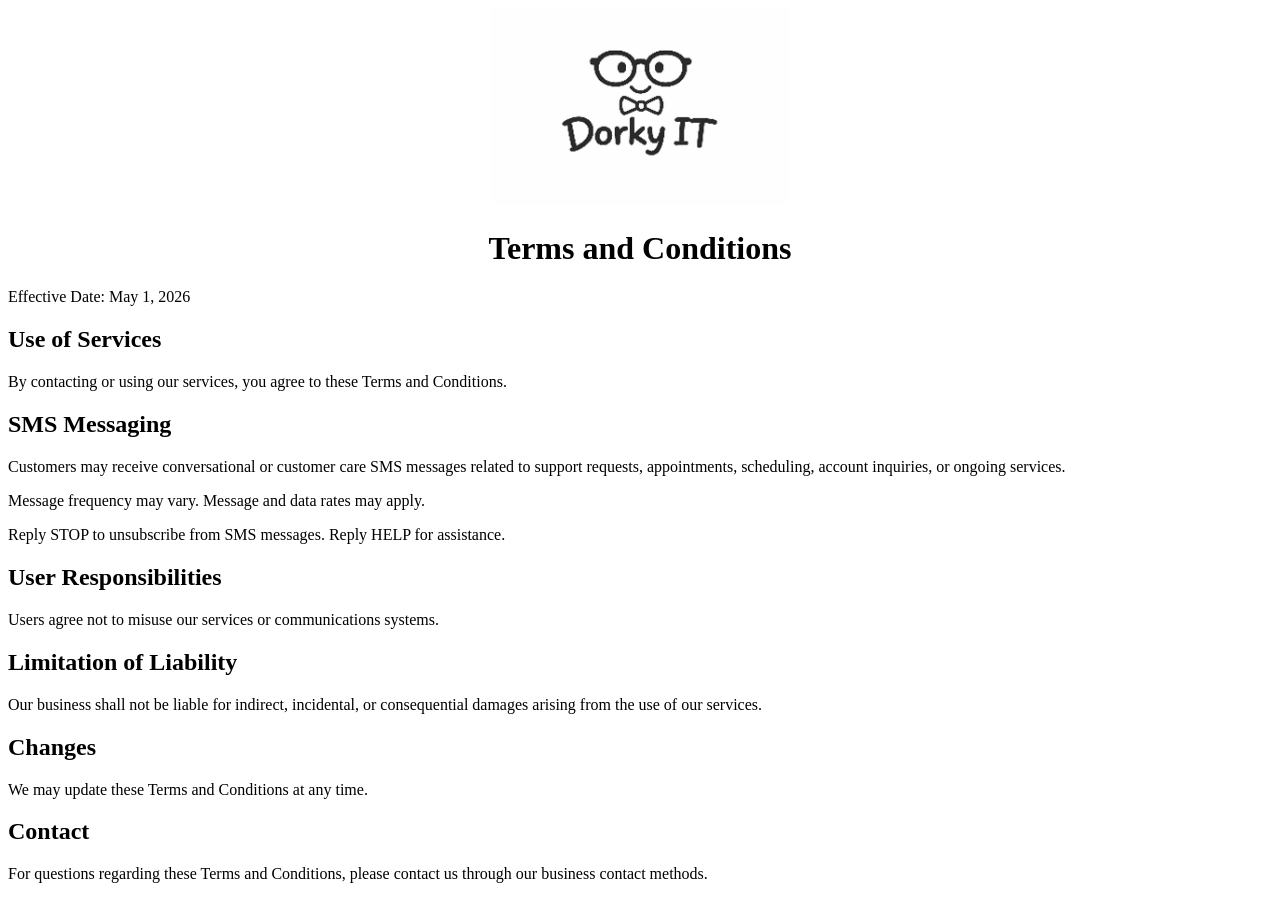
<file: terms-and-conditions-sms.html>
<!DOCTYPE html>
<html lang="en">
<head>
  <meta charset="UTF-8">
  <meta name="viewport" content="width=device-width, initial-scale=1.0">
  <title>Terms and Conditions</title>
</head>
<body>
       <div style="text-align:center;">
        <img src="images/DorkyIT-Logo.png" width="300">
        <h1>Terms and Conditions</h1>
    </div>

  <p>Effective Date: May 1, 2026</p>

  <h2>Use of Services</h2>
  <p>
    By contacting or using our services, you agree to these Terms and Conditions.
  </p>

  <h2>SMS Messaging</h2>
  <p>
    Customers may receive conversational or customer care SMS messages related to support requests, appointments, scheduling, account inquiries, or ongoing services.
  </p>

  <p>
    Message frequency may vary. Message and data rates may apply.
  </p>

  <p>
    Reply STOP to unsubscribe from SMS messages. Reply HELP for assistance.
  </p>

  <h2>User Responsibilities</h2>
  <p>
    Users agree not to misuse our services or communications systems.
  </p>

  <h2>Limitation of Liability</h2>
  <p>
    Our business shall not be liable for indirect, incidental, or consequential damages arising from the use of our services.
  </p>

  <h2>Changes</h2>
  <p>
    We may update these Terms and Conditions at any time.
  </p>

  <h2>Contact</h2>
  <p>
    For questions regarding these Terms and Conditions, please contact us through our business contact methods.
  </p>
</body>
</html>
</file>
<file: styles.css>
/* =========================================
   Dorky IT — Template Styles
   Design by ZADIE (zadie.com)
   ========================================= */

@import url('https://fonts.googleapis.com/css2?family=Space+Mono:ital,wght@0,400;0,700;1,400&family=Inter:wght@300;400;500;600;700&display=swap');

/* =========================================
   CSS Custom Properties
   ========================================= */

:root {
  /* Brand Colors */
  --primary: #06B6D4;
  --primary-dark: #0891B2;
  --primary-light: #22D3EE;
  --secondary: #6366F1;
  --accent: #10B981;

  /* Backgrounds */
  --bg: #0D1117;
  --bg-card: #161B22;
  --bg-elevated: #21262D;

  /* Text */
  --white: #FFFFFF;
  --gray-light: #C9D1D9;
  --gray: #8B949E;
  --gray-dark: #30363D;
  --text: #E6EDF3;

  /* Typography */
  --font-heading: 'Space Mono', monospace;
  --font-body: 'Inter', sans-serif;

  /* Shadows */
  --shadow-sm: 0 2px 8px rgba(0, 0, 0, 0.4);
  --shadow-md: 0 4px 16px rgba(0, 0, 0, 0.5);
  --shadow-lg: 0 8px 32px rgba(0, 0, 0, 0.6);
  --shadow-glow: 0 0 20px rgba(6, 182, 212, 0.15);
  --shadow-glow-strong: 0 0 40px rgba(6, 182, 212, 0.25);

  /* Card border glow */
  --card-border: 1px solid rgba(48, 54, 61, 0.8);
  --card-border-hover: 1px solid rgba(6, 182, 212, 0.4);
  --card-glow: 0 0 0 1px rgba(6, 182, 212, 0.2);
  --card-glow-hover: 0 0 20px rgba(6, 182, 212, 0.15);

  /* Spacing */
  --spacing-1: 4px;
  --spacing-2: 8px;
  --spacing-3: 12px;
  --spacing-4: 16px;
  --spacing-5: 20px;
  --spacing-6: 24px;
  --spacing-8: 32px;
  --spacing-10: 40px;
  --spacing-12: 48px;
  --spacing-16: 64px;
  --spacing-20: 80px;
  --spacing-24: 96px;

  /* Border radius */
  --radius-sm: 4px;
  --radius-md: 8px;
  --radius-lg: 12px;
  --radius-xl: 16px;
  --radius-full: 9999px;

  /* Transitions */
  --transition-fast: 150ms ease;
  --transition-normal: 300ms ease;
  --transition-slow: 500ms ease;
}

/* =========================================
   Reset & Base
   ========================================= */

*, *::before, *::after {
  box-sizing: border-box;
  margin: 0;
  padding: 0;
}

html {
  font-size: 16px;
  scroll-behavior: smooth;
}

body {
  font-family: var(--font-body);
  background-color: var(--bg);
  color: var(--text);
  line-height: 1.6;
  -webkit-font-smoothing: antialiased;
  -moz-osx-font-smoothing: grayscale;
}

img {
  max-width: 100%;
  display: block;
}

a {
  color: var(--primary);
  text-decoration: none;
  transition: color var(--transition-fast);
}

a:hover {
  color: var(--primary-light);
}

ul {
  list-style: none;
}

/* =========================================
   Typography
   ========================================= */

h1, h2, h3, h4, h5, h6 {
  font-family: var(--font-heading);
  font-weight: 700;
  line-height: 1.2;
  color: var(--white);
}

h1 { font-size: clamp(1.75rem, 4vw, 2.75rem); }
h2 { font-size: clamp(1.4rem, 3vw, 2rem); }
h3 { font-size: clamp(1.1rem, 2vw, 1.35rem); }
h4 { font-size: 1.1rem; }

p {
  color: var(--gray-light);
  line-height: 1.7;
}

/* =========================================
   Layout
   ========================================= */

.container {
  width: 100%;
  max-width: 1200px;
  margin: 0 auto;
  padding: 0 var(--spacing-6);
}

.section {
  padding: var(--spacing-20) 0;
}

.section-sm {
  padding: var(--spacing-12) 0;
}

.section-header {
  text-align: center;
  margin-bottom: var(--spacing-12);
}

.section-label {
  display: inline-block;
  font-family: var(--font-heading);
  font-size: 0.7rem;
  font-weight: 700;
  letter-spacing: 0.12em;
  text-transform: uppercase;
  color: var(--primary);
  background: rgba(6, 182, 212, 0.1);
  border: 1px solid rgba(6, 182, 212, 0.25);
  padding: 6px 14px;
  border-radius: var(--radius-full);
  margin-bottom: var(--spacing-4);
}

.section-title {
  margin-bottom: var(--spacing-4);
}

.section-desc {
  max-width: 580px;
  margin: 0 auto;
  color: var(--gray);
}

/* =========================================
   Header & Navigation
   ========================================= */

.header {
  position: fixed;
  top: 0;
  left: 0;
  right: 0;
  z-index: 300;
  background: rgba(13, 17, 23, 0.95);
  border-bottom: 1px solid var(--gray-dark);
  backdrop-filter: blur(12px);
  -webkit-backdrop-filter: blur(12px);
}

.header .container {
  width: 100%;
  display: flex;
  align-items: center;
  justify-content: space-between;
  height: 68px;
  gap: var(--spacing-8);
}

.logo {
  display: flex;
  align-items: center;
  gap: var(--spacing-3);
  text-decoration: none;
  flex-shrink: 0;
}

.logo-icon {
  width: 36px;
  height: 36px;
  background: linear-gradient(135deg, var(--primary), var(--secondary));
  border-radius: var(--radius-md);
  display: flex;
  align-items: center;
  justify-content: center;
  font-family: var(--font-heading);
  font-size: 0.9rem;
  font-weight: 700;
  color: var(--white);
  box-shadow: 0 0 12px rgba(6, 182, 212, 0.4);
}

.logo-text {
  display: flex;
  flex-direction: column;
  line-height: 1.1;
}

.logo-name {
  font-family: var(--font-heading);
  font-size: 0.95rem;
  font-weight: 700;
  color: var(--white);
}

.logo-tagline {
  font-family: var(--font-heading);
  font-size: 0.6rem;
  color: var(--primary);
  letter-spacing: 0.08em;
  text-transform: uppercase;
}

.nav {
  display: flex;
  align-items: center;
  gap: var(--spacing-2);
}

.nav-link {
  font-family: var(--font-body);
  font-size: 0.875rem;
  font-weight: 500;
  color: var(--gray-light);
  padding: var(--spacing-2) var(--spacing-3);
  border-radius: var(--radius-md);
  transition: color var(--transition-fast), background var(--transition-fast);
}

.nav-link:hover,
.nav-link.active {
  color: var(--primary);
  background: rgba(6, 182, 212, 0.08);
}

.header-cta {
  flex-shrink: 0;
}

/* Hamburger toggle */
.nav-toggle {
  display: none;
  background: none;
  border: none;
  cursor: pointer;
  padding: var(--spacing-2);
  color: var(--gray-light);
  z-index: 100;
  flex-shrink: 0;
}

.nav-toggle span {
  display: block;
  width: 24px;
  height: 2px;
  background: currentColor;
  margin: 5px 0;
  transition: transform 0.3s ease, opacity 0.3s ease;
}

.nav-toggle.active span:nth-child(1) {
  transform: rotate(45deg) translate(5px, 5px);
}

.nav-toggle.active span:nth-child(2) {
  opacity: 0;
}

.nav-toggle.active span:nth-child(3) {
  transform: rotate(-45deg) translate(5px, -5px);
}

/* =========================================
   Buttons
   ========================================= */

.btn {
  display: inline-flex;
  align-items: center;
  gap: var(--spacing-2);
  font-family: var(--font-body);
  font-size: 0.875rem;
  font-weight: 600;
  padding: 10px 22px;
  border-radius: var(--radius-md);
  border: none;
  cursor: pointer;
  transition: all var(--transition-normal);
  text-decoration: none;
  white-space: nowrap;
}

.btn-primary {
  background: var(--primary);
  color: var(--bg);
  box-shadow: 0 0 0 0 rgba(6, 182, 212, 0);
}

.btn-primary:hover {
  background: var(--primary-light);
  color: var(--bg);
  box-shadow: 0 0 20px rgba(6, 182, 212, 0.4);
  transform: translateY(-1px);
}

.btn-secondary {
  background: transparent;
  color: var(--primary);
  border: 1px solid rgba(6, 182, 212, 0.4);
}

.btn-secondary:hover {
  background: rgba(6, 182, 212, 0.08);
  border-color: var(--primary);
  color: var(--primary-light);
  transform: translateY(-1px);
}

.btn-ghost {
  background: transparent;
  color: var(--gray-light);
  border: 1px solid var(--gray-dark);
}

.btn-ghost:hover {
  color: var(--white);
  border-color: var(--gray);
  background: rgba(255, 255, 255, 0.04);
}

.btn-lg {
  font-size: 1rem;
  padding: 14px 28px;
}

.btn-sm {
  font-size: 0.8125rem;
  padding: 8px 16px;
}

/* =========================================
   Cards
   ========================================= */

.card {
  background: var(--bg-card);
  border: var(--card-border);
  border-radius: var(--radius-lg);
  padding: var(--spacing-8);
  transition: all var(--transition-normal);
}

.card:hover {
  border: var(--card-border-hover);
  box-shadow: var(--card-glow-hover);
  transform: translateY(-2px);
}

.card-glow {
  box-shadow: var(--card-glow);
}

/* =========================================
   Terminal / Code Elements
   ========================================= */

.terminal-tag {
  display: inline-flex;
  align-items: center;
  gap: 6px;
  font-family: var(--font-heading);
  font-size: 0.75rem;
  color: var(--accent);
  background: rgba(16, 185, 129, 0.08);
  border: 1px solid rgba(16, 185, 129, 0.2);
  padding: 4px 10px;
  border-radius: var(--radius-sm);
}

.terminal-tag::before {
  content: '>';
  color: var(--accent);
}

.code-number {
  font-family: var(--font-heading);
  color: var(--primary);
}

/* =========================================
   Hero Section
   ========================================= */

.hero {
  padding-top: 68px;
  min-height: 100vh;
  display: flex;
  align-items: center;
  position: relative;
  overflow: hidden;
}

.hero-bg {
  position: absolute;
  inset: 0;
  background:
    radial-gradient(ellipse 60% 50% at 70% 40%, rgba(6, 182, 212, 0.06) 0%, transparent 60%),
    radial-gradient(ellipse 40% 40% at 20% 70%, rgba(99, 102, 241, 0.05) 0%, transparent 60%);
  pointer-events: none;
}

.hero-grid-overlay {
  position: absolute;
  inset: 0;
  background-image:
    linear-gradient(rgba(48, 54, 61, 0.3) 1px, transparent 1px),
    linear-gradient(90deg, rgba(48, 54, 61, 0.3) 1px, transparent 1px);
  background-size: 48px 48px;
  pointer-events: none;
  mask-image: radial-gradient(ellipse 80% 80% at 50% 50%, black 40%, transparent 100%);
  -webkit-mask-image: radial-gradient(ellipse 80% 80% at 50% 50%, black 40%, transparent 100%);
}

.hero .container {
  position: relative;
  z-index: 1;
  display: grid;
  grid-template-columns: 1fr 1fr;
  gap: var(--spacing-16);
  align-items: center;
  padding-top: var(--spacing-16);
  padding-bottom: var(--spacing-16);
}

.hero-badge {
  margin-bottom: var(--spacing-6);
}

.hero-title {
  font-size: clamp(2rem, 5vw, 3.25rem);
  line-height: 1.1;
  margin-bottom: var(--spacing-6);
}

.hero-title .highlight {
  color: var(--primary);
  position: relative;
}

.hero-title .highlight::after {
  content: '';
  position: absolute;
  bottom: 2px;
  left: 0;
  right: 0;
  height: 2px;
  background: linear-gradient(90deg, var(--primary), transparent);
}

.hero-desc {
  font-size: 1.1rem;
  color: var(--gray);
  max-width: 480px;
  margin-bottom: var(--spacing-8);
}

.hero-actions {
  display: flex;
  gap: var(--spacing-4);
  flex-wrap: wrap;
  align-items: center;
}

.hero-trust {
  display: flex;
  align-items: center;
  gap: var(--spacing-3);
  margin-top: var(--spacing-8);
  padding-top: var(--spacing-6);
  border-top: 1px solid var(--gray-dark);
}

.hero-trust-text {
  font-size: 0.8125rem;
  color: var(--gray);
}

.hero-trust-badges {
  display: flex;
  gap: var(--spacing-3);
}

.trust-badge {
  font-family: var(--font-heading);
  font-size: 0.65rem;
  color: var(--gray);
  border: 1px solid var(--gray-dark);
  padding: 3px 8px;
  border-radius: var(--radius-sm);
}

/* Hero visual panel */
.hero-visual {
  position: relative;
}

.hero-dashboard {
  background: var(--bg-card);
  border: 1px solid var(--gray-dark);
  border-radius: var(--radius-xl);
  overflow: hidden;
  box-shadow: var(--shadow-lg), 0 0 40px rgba(6, 182, 212, 0.08);
}

.dashboard-header {
  background: var(--bg-elevated);
  border-bottom: 1px solid var(--gray-dark);
  padding: var(--spacing-4) var(--spacing-6);
  display: flex;
  align-items: center;
  justify-content: space-between;
}

.dashboard-dots {
  display: flex;
  gap: 6px;
}

.dot {
  width: 10px;
  height: 10px;
  border-radius: 50%;
}

.dot-red { background: #FF5F57; }
.dot-yellow { background: #FFBD2E; }
.dot-green { background: #28C840; }

.dashboard-title {
  font-family: var(--font-heading);
  font-size: 0.7rem;
  color: var(--gray);
}

.dashboard-status {
  display: flex;
  align-items: center;
  gap: 5px;
  font-size: 0.7rem;
  color: var(--accent);
}

.status-dot {
  width: 6px;
  height: 6px;
  border-radius: 50%;
  background: var(--accent);
  box-shadow: 0 0 6px var(--accent);
  animation: pulse 2s infinite;
}

@keyframes pulse {
  0%, 100% { opacity: 1; }
  50% { opacity: 0.4; }
}

.dashboard-body {
  padding: var(--spacing-6);
  display: flex;
  flex-direction: column;
  gap: var(--spacing-4);
}

.dashboard-metric {
  display: flex;
  align-items: center;
  justify-content: space-between;
  padding: var(--spacing-3) var(--spacing-4);
  background: var(--bg-elevated);
  border-radius: var(--radius-md);
  border: 1px solid var(--gray-dark);
}

.metric-label {
  font-size: 0.8rem;
  color: var(--gray);
}

.metric-value {
  font-family: var(--font-heading);
  font-size: 0.875rem;
  color: var(--accent);
}

.metric-bar-wrap {
  display: flex;
  align-items: center;
  gap: var(--spacing-3);
  margin-top: var(--spacing-2);
}

.metric-bar {
  flex: 1;
  height: 4px;
  background: var(--gray-dark);
  border-radius: var(--radius-full);
  overflow: hidden;
}

.metric-bar-fill {
  height: 100%;
  background: linear-gradient(90deg, var(--primary), var(--primary-light));
  border-radius: var(--radius-full);
}

.metric-bar-fill.green {
  background: linear-gradient(90deg, var(--accent), #34D399);
}

.dashboard-alerts {
  background: var(--bg-elevated);
  border-radius: var(--radius-md);
  border: 1px solid var(--gray-dark);
  overflow: hidden;
}

.alert-header {
  padding: var(--spacing-3) var(--spacing-4);
  border-bottom: 1px solid var(--gray-dark);
  font-family: var(--font-heading);
  font-size: 0.65rem;
  color: var(--gray);
  letter-spacing: 0.08em;
  text-transform: uppercase;
}

.alert-item {
  display: flex;
  align-items: center;
  gap: var(--spacing-3);
  padding: var(--spacing-3) var(--spacing-4);
  border-bottom: 1px solid rgba(48, 54, 61, 0.5);
  font-size: 0.75rem;
}

.alert-item:last-child {
  border-bottom: none;
}

.alert-indicator {
  width: 6px;
  height: 6px;
  border-radius: 50%;
  flex-shrink: 0;
}

.alert-ok { background: var(--accent); }
.alert-warn { background: #F59E0B; }

.alert-label {
  flex: 1;
  color: var(--gray-light);
}

.alert-tag {
  font-family: var(--font-heading);
  font-size: 0.6rem;
  padding: 2px 6px;
  border-radius: var(--radius-sm);
}

.tag-ok {
  color: var(--accent);
  background: rgba(16, 185, 129, 0.1);
  border: 1px solid rgba(16, 185, 129, 0.2);
}

.tag-warn {
  color: #F59E0B;
  background: rgba(245, 158, 11, 0.1);
  border: 1px solid rgba(245, 158, 11, 0.2);
}

/* =========================================
   Services Overview
   ========================================= */

.services-grid {
  display: grid;
  grid-template-columns: repeat(3, 1fr);
  gap: var(--spacing-6);
}

.service-card {
  background: var(--bg-card);
  border: var(--card-border);
  border-radius: var(--radius-lg);
  padding: var(--spacing-8);
  transition: all var(--transition-normal);
  position: relative;
  overflow: hidden;
}

.service-card::before {
  content: '';
  position: absolute;
  top: 0;
  left: 0;
  right: 0;
  height: 2px;
  background: linear-gradient(90deg, var(--primary), var(--secondary));
  opacity: 0;
  transition: opacity var(--transition-normal);
}

.service-card:hover {
  border: var(--card-border-hover);
  box-shadow: var(--card-glow-hover);
  transform: translateY(-3px);
}

.service-card:hover::before {
  opacity: 1;
}

.service-icon {
  width: 48px;
  height: 48px;
  background: rgba(6, 182, 212, 0.1);
  border: 1px solid rgba(6, 182, 212, 0.2);
  border-radius: var(--radius-md);
  display: flex;
  align-items: center;
  justify-content: center;
  margin-bottom: var(--spacing-6);
  font-size: 1.25rem;
  color: var(--primary);
  transition: all var(--transition-normal);
}

.service-card:hover .service-icon {
  background: rgba(6, 182, 212, 0.15);
  box-shadow: 0 0 12px rgba(6, 182, 212, 0.2);
}

.service-card h3 {
  font-size: 1rem;
  margin-bottom: var(--spacing-3);
}

.service-card p {
  font-size: 0.875rem;
  color: var(--gray);
  line-height: 1.6;
  margin-bottom: var(--spacing-4);
}

.service-link {
  font-size: 0.8125rem;
  color: var(--primary);
  font-weight: 600;
  display: inline-flex;
  align-items: center;
  gap: 4px;
  transition: gap var(--transition-fast);
}

.service-link:hover {
  gap: 8px;
}

/* =========================================
   Stats Bar
   ========================================= */

.stats-section {
  background: var(--bg-card);
  border-top: 1px solid var(--gray-dark);
  border-bottom: 1px solid var(--gray-dark);
  padding: var(--spacing-12) 0;
}

.stats-grid {
  display: grid;
  grid-template-columns: repeat(4, 1fr);
  gap: 0;
}

.stat-item {
  text-align: center;
  padding: var(--spacing-6);
  border-right: 1px solid var(--gray-dark);
}

.stat-item:last-child {
  border-right: none;
}

.stat-number {
  font-family: var(--font-heading);
  font-size: clamp(1.75rem, 3vw, 2.5rem);
  color: var(--primary);
  line-height: 1;
  margin-bottom: var(--spacing-2);
}

.stat-label {
  font-size: 0.8125rem;
  color: var(--gray);
  text-transform: uppercase;
  letter-spacing: 0.05em;
  font-weight: 500;
}

.stat-sublabel {
  font-family: var(--font-heading);
  font-size: 0.65rem;
  color: var(--gray-dark);
  margin-top: var(--spacing-1);
}

/* =========================================
   Why NexGen
   ========================================= */

.why-grid {
  display: grid;
  grid-template-columns: 1fr 1fr;
  gap: var(--spacing-16);
  align-items: center;
}

.why-content .section-label {
  display: inline-block;
  margin-bottom: var(--spacing-4);
}

.why-content h2 {
  margin-bottom: var(--spacing-6);
}

.why-content p {
  color: var(--gray);
  margin-bottom: var(--spacing-8);
  max-width: 480px;
}

.why-features {
  display: flex;
  flex-direction: column;
  gap: var(--spacing-4);
}

.why-feature {
  display: flex;
  gap: var(--spacing-4);
  padding: var(--spacing-5);
  background: var(--bg-card);
  border: var(--card-border);
  border-radius: var(--radius-lg);
  transition: all var(--transition-normal);
}

.why-feature:hover {
  border-color: rgba(6, 182, 212, 0.3);
  box-shadow: var(--card-glow-hover);
}

.why-feature-icon {
  width: 40px;
  height: 40px;
  background: rgba(6, 182, 212, 0.1);
  border: 1px solid rgba(6, 182, 212, 0.2);
  border-radius: var(--radius-md);
  display: flex;
  align-items: center;
  justify-content: center;
  font-size: 1rem;
  color: var(--primary);
  flex-shrink: 0;
}

.why-feature-text h4 {
  font-size: 0.9375rem;
  margin-bottom: 4px;
}

.why-feature-text p {
  font-size: 0.8125rem;
  color: var(--gray);
  line-height: 1.5;
  margin: 0;
}

.why-visual {
  position: relative;
}

.proactive-card {
  background: var(--bg-card);
  border: var(--card-border);
  border-radius: var(--radius-xl);
  overflow: hidden;
  box-shadow: var(--shadow-md), var(--card-glow);
}

.proactive-header {
  background: var(--bg-elevated);
  border-bottom: 1px solid var(--gray-dark);
  padding: var(--spacing-4) var(--spacing-6);
  display: flex;
  align-items: center;
  gap: var(--spacing-3);
}

.proactive-header-label {
  font-family: var(--font-heading);
  font-size: 0.7rem;
  color: var(--primary);
  letter-spacing: 0.05em;
}

.proactive-body {
  padding: var(--spacing-6);
  display: flex;
  flex-direction: column;
  gap: var(--spacing-3);
}

.proactive-row {
  display: grid;
  grid-template-columns: 1fr 1fr;
  gap: var(--spacing-3);
}

.proactive-stat {
  background: var(--bg-elevated);
  border-radius: var(--radius-md);
  border: 1px solid var(--gray-dark);
  padding: var(--spacing-4);
  text-align: center;
}

.proactive-stat-num {
  font-family: var(--font-heading);
  font-size: 1.5rem;
  color: var(--accent);
  line-height: 1;
}

.proactive-stat-label {
  font-size: 0.7rem;
  color: var(--gray);
  margin-top: 4px;
}

.timeline-item {
  display: flex;
  align-items: flex-start;
  gap: var(--spacing-3);
  padding: var(--spacing-3);
  border-radius: var(--radius-md);
}

.timeline-dot {
  width: 10px;
  height: 10px;
  border-radius: 50%;
  margin-top: 4px;
  flex-shrink: 0;
}

.timeline-dot-primary { background: var(--primary); box-shadow: 0 0 6px rgba(6, 182, 212, 0.5); }
.timeline-dot-accent { background: var(--accent); box-shadow: 0 0 6px rgba(16, 185, 129, 0.5); }
.timeline-dot-gray { background: var(--gray-dark); }

.timeline-content strong {
  display: block;
  font-size: 0.8125rem;
  color: var(--gray-light);
  font-weight: 600;
}

.timeline-content span {
  font-size: 0.75rem;
  color: var(--gray);
}

/* =========================================
   Client Types
   ========================================= */

.client-types-section {
  background: var(--bg-card);
  border-top: 1px solid var(--gray-dark);
  border-bottom: 1px solid var(--gray-dark);
}

.client-types-grid {
  display: grid;
  grid-template-columns: repeat(5, 1fr);
  gap: var(--spacing-4);
  margin-top: var(--spacing-10);
}

.client-type-card {
  text-align: center;
  padding: var(--spacing-6) var(--spacing-4);
  background: var(--bg-elevated);
  border: 1px solid var(--gray-dark);
  border-radius: var(--radius-lg);
  transition: all var(--transition-normal);
}

.client-type-card:hover {
  border-color: rgba(6, 182, 212, 0.3);
  box-shadow: var(--card-glow-hover);
  transform: translateY(-2px);
}

.client-type-icon {
  font-size: 1.75rem;
  color: var(--primary);
  margin-bottom: var(--spacing-3);
}

.client-type-card h4 {
  font-size: 0.875rem;
  margin-bottom: var(--spacing-2);
}

.client-type-card p {
  font-size: 0.75rem;
  color: var(--gray);
  line-height: 1.5;
}

/* =========================================
   Testimonials
   ========================================= */

.testimonials-grid {
  display: grid;
  grid-template-columns: repeat(3, 1fr);
  gap: var(--spacing-6);
}

.testimonial-card {
  background: var(--bg-card);
  border: var(--card-border);
  border-radius: var(--radius-lg);
  padding: var(--spacing-8);
  transition: all var(--transition-normal);
  position: relative;
}

.testimonial-card:hover {
  border: var(--card-border-hover);
  box-shadow: var(--card-glow-hover);
}

.testimonial-quote {
  font-size: 2rem;
  line-height: 1;
  color: var(--primary);
  opacity: 0.4;
  margin-bottom: var(--spacing-4);
  font-family: Georgia, serif;
}

.testimonial-text {
  font-size: 0.9rem;
  color: var(--gray-light);
  line-height: 1.7;
  margin-bottom: var(--spacing-6);
  font-style: italic;
}

.testimonial-author {
  display: flex;
  align-items: center;
  gap: var(--spacing-3);
  padding-top: var(--spacing-5);
  border-top: 1px solid var(--gray-dark);
}

.author-avatar {
  width: 44px;
  height: 44px;
  border-radius: 50%;
  flex-shrink: 0;
}

.author-name {
  font-family: var(--font-body);
  font-size: 0.875rem;
  font-weight: 600;
  color: var(--white);
  margin-bottom: 2px;
}

.author-title {
  font-size: 0.75rem;
  color: var(--gray);
}

.testimonial-stars {
  display: flex;
  gap: 2px;
  margin-bottom: var(--spacing-4);
}

.star {
  color: #F59E0B;
  font-size: 0.875rem;
}

/* =========================================
   CTA Banner
   ========================================= */

.cta-section {
  background: linear-gradient(135deg, var(--bg-card) 0%, var(--bg-elevated) 100%);
  border-top: 1px solid var(--gray-dark);
  border-bottom: 1px solid var(--gray-dark);
  text-align: center;
  padding: var(--spacing-20) 0;
  position: relative;
  overflow: hidden;
}

.cta-section::before {
  content: '';
  position: absolute;
  top: -100px;
  left: 50%;
  transform: translateX(-50%);
  width: 600px;
  height: 300px;
  background: radial-gradient(ellipse, rgba(6, 182, 212, 0.08) 0%, transparent 70%);
  pointer-events: none;
}

.cta-section h2 {
  font-size: clamp(1.5rem, 3vw, 2.25rem);
  margin-bottom: var(--spacing-4);
}

.cta-section p {
  color: var(--gray);
  max-width: 500px;
  margin: 0 auto var(--spacing-8);
}

.cta-actions {
  display: flex;
  gap: var(--spacing-4);
  justify-content: center;
  flex-wrap: wrap;
}

.cta-note {
  margin-top: var(--spacing-5);
  font-size: 0.8rem;
  color: var(--gray);
}

/* =========================================
   Page Hero (Inner Pages)
   ========================================= */

.page-hero {
  padding-top: 68px;
  padding-bottom: var(--spacing-16);
  padding-top: calc(68px + var(--spacing-16));
  background: var(--bg);
  border-bottom: 1px solid var(--gray-dark);
  position: relative;
  overflow: hidden;
}

.page-hero::before {
  content: '';
  position: absolute;
  top: 0;
  left: 0;
  right: 0;
  bottom: 0;
  background:
    radial-gradient(ellipse 50% 80% at 80% 50%, rgba(6, 182, 212, 0.05) 0%, transparent 60%),
    linear-gradient(180deg, rgba(6, 182, 212, 0.02) 0%, transparent 100%);
  pointer-events: none;
}

.page-hero .container {
  position: relative;
  z-index: 1;
  max-width: 720px;
}

.page-hero h1 {
  margin-bottom: var(--spacing-4);
}

.page-hero p {
  font-size: 1.1rem;
  color: var(--gray);
}

/* =========================================
   About Page
   ========================================= */

.about-story {
  display: grid;
  grid-template-columns: 1fr 1fr;
  gap: var(--spacing-16);
  align-items: center;
}

.about-story-content h2 {
  margin-bottom: var(--spacing-5);
}

.about-story-content p {
  color: var(--gray);
  margin-bottom: var(--spacing-4);
}

.about-story-image {
  background: linear-gradient(135deg, var(--bg-elevated) 0%, var(--bg-card) 100%);
  border: var(--card-border);
  border-radius: var(--radius-xl);
  aspect-ratio: 4/3;
  position: relative;
  overflow: hidden;
  display: flex;
  align-items: center;
  justify-content: center;
}

.image-overlay-text {
  font-family: var(--font-heading);
  font-size: 0.7rem;
  color: rgba(6, 182, 212, 0.3);
  text-align: center;
  padding: var(--spacing-6);
  line-height: 1.8;
}

.team-grid {
  display: grid;
  grid-template-columns: repeat(4, 1fr);
  gap: var(--spacing-6);
}

.team-card {
  background: var(--bg-card);
  border: var(--card-border);
  border-radius: var(--radius-lg);
  overflow: hidden;
  transition: all var(--transition-normal);
}

.team-card:hover {
  border: var(--card-border-hover);
  box-shadow: var(--card-glow-hover);
  transform: translateY(-2px);
}

.team-photo {
  aspect-ratio: 3/4;
  background: linear-gradient(160deg, var(--bg-elevated) 0%, var(--bg-card) 100%);
  position: relative;
  overflow: hidden;
}

.team-photo-1 {
  background: linear-gradient(160deg, #1a2535 0%, #0d1520 100%);
}

.team-photo-2 {
  background: linear-gradient(160deg, #1a1a2e 0%, #0f0f1a 100%);
}

.team-photo-3 {
  background: linear-gradient(160deg, #162032 0%, #0a1a2a 100%);
}

.team-photo-4 {
  background: linear-gradient(160deg, #1a2520 0%, #0d1a10 100%);
}

.team-info {
  padding: var(--spacing-5) var(--spacing-5);
}

.team-name {
  font-size: 0.9375rem;
  margin-bottom: 3px;
}

.team-role {
  font-size: 0.8rem;
  color: var(--primary);
  margin-bottom: var(--spacing-3);
}

.team-certs {
  display: flex;
  flex-wrap: wrap;
  gap: 4px;
}

.cert-badge {
  font-family: var(--font-heading);
  font-size: 0.6rem;
  color: var(--gray);
  border: 1px solid var(--gray-dark);
  padding: 2px 6px;
  border-radius: var(--radius-sm);
}

.certs-wall {
  display: grid;
  grid-template-columns: repeat(3, 1fr);
  gap: var(--spacing-6);
  margin-top: var(--spacing-10);
}

.cert-card {
  background: var(--bg-card);
  border: var(--card-border);
  border-radius: var(--radius-lg);
  padding: var(--spacing-8);
  text-align: center;
  transition: all var(--transition-normal);
}

.cert-card:hover {
  border: var(--card-border-hover);
  box-shadow: var(--card-glow-hover);
}

.cert-card-icon {
  font-size: 2.5rem;
  color: var(--primary);
  margin-bottom: var(--spacing-4);
}

.cert-card h3 {
  font-size: 1rem;
  margin-bottom: var(--spacing-2);
}

.cert-card p {
  font-size: 0.8125rem;
  color: var(--gray);
}

.values-grid {
  display: grid;
  grid-template-columns: repeat(3, 1fr);
  gap: var(--spacing-6);
}

.value-card {
  padding: var(--spacing-8);
  background: var(--bg-card);
  border: var(--card-border);
  border-radius: var(--radius-lg);
  transition: all var(--transition-normal);
}

.value-card:hover {
  border: var(--card-border-hover);
  box-shadow: var(--card-glow-hover);
}

.value-num {
  font-family: var(--font-heading);
  font-size: 2.5rem;
  color: var(--primary);
  opacity: 0.3;
  line-height: 1;
  margin-bottom: var(--spacing-3);
}

.value-card h3 {
  font-size: 1rem;
  margin-bottom: var(--spacing-3);
}

.value-card p {
  font-size: 0.875rem;
  color: var(--gray);
  line-height: 1.6;
}

/* =========================================
   Services Page
   ========================================= */

.plans-grid {
  display: grid;
  grid-template-columns: repeat(3, 1fr);
  gap: var(--spacing-6);
  margin-top: var(--spacing-10);
}

.plan-card {
  background: var(--bg-card);
  border: var(--card-border);
  border-radius: var(--radius-xl);
  overflow: hidden;
  transition: all var(--transition-normal);
  position: relative;
}

.plan-card:hover {
  border: var(--card-border-hover);
  box-shadow: var(--card-glow-hover);
  transform: translateY(-3px);
}

.plan-card.featured {
  border: 1px solid rgba(6, 182, 212, 0.4);
  box-shadow: var(--card-glow);
}

.plan-featured-badge {
  position: absolute;
  top: var(--spacing-4);
  right: var(--spacing-4);
  font-family: var(--font-heading);
  font-size: 0.6rem;
  color: var(--bg);
  background: var(--primary);
  padding: 3px 10px;
  border-radius: var(--radius-full);
  letter-spacing: 0.05em;
  text-transform: uppercase;
}

.plan-header {
  background: var(--bg-elevated);
  border-bottom: 1px solid var(--gray-dark);
  padding: var(--spacing-8);
}

.plan-name {
  font-family: var(--font-heading);
  font-size: 0.7rem;
  color: var(--gray);
  text-transform: uppercase;
  letter-spacing: 0.1em;
  margin-bottom: var(--spacing-2);
}

.plan-price {
  display: flex;
  align-items: baseline;
  gap: 4px;
  margin-bottom: var(--spacing-2);
}

.plan-price-amount {
  font-family: var(--font-heading);
  font-size: 2.5rem;
  color: var(--primary);
  line-height: 1;
}

.plan-price-period {
  font-size: 0.875rem;
  color: var(--gray);
}

.plan-desc {
  font-size: 0.8125rem;
  color: var(--gray);
  line-height: 1.5;
}

.plan-body {
  padding: var(--spacing-8);
}

.plan-features {
  display: flex;
  flex-direction: column;
  gap: var(--spacing-3);
  margin-bottom: var(--spacing-8);
}

.plan-feature {
  display: flex;
  align-items: flex-start;
  gap: var(--spacing-3);
  font-size: 0.875rem;
  color: var(--gray-light);
}

.plan-feature-icon {
  color: var(--accent);
  font-size: 0.875rem;
  margin-top: 2px;
  flex-shrink: 0;
}

.plan-feature-icon.muted {
  color: var(--gray-dark);
}

.plan-sla {
  background: var(--bg-elevated);
  border: 1px solid var(--gray-dark);
  border-radius: var(--radius-md);
  padding: var(--spacing-4);
  margin-bottom: var(--spacing-6);
  display: flex;
  align-items: center;
  gap: var(--spacing-3);
}

.sla-icon {
  color: var(--primary);
  font-size: 1rem;
}

.sla-text {
  font-size: 0.8rem;
}

.sla-label {
  color: var(--gray);
}

.sla-value {
  color: var(--primary);
  font-family: var(--font-heading);
  font-weight: 700;
}

/* A-la-carte section */
.alacarte-grid {
  display: grid;
  grid-template-columns: repeat(3, 1fr);
  gap: var(--spacing-6);
}

.alacarte-card {
  background: var(--bg-card);
  border: var(--card-border);
  border-radius: var(--radius-lg);
  padding: var(--spacing-8);
  transition: all var(--transition-normal);
  display: flex;
  flex-direction: column;
}

.alacarte-card:hover {
  border: var(--card-border-hover);
  box-shadow: var(--card-glow-hover);
}

.alacarte-icon {
  width: 44px;
  height: 44px;
  background: rgba(99, 102, 241, 0.1);
  border: 1px solid rgba(99, 102, 241, 0.2);
  border-radius: var(--radius-md);
  display: flex;
  align-items: center;
  justify-content: center;
  font-size: 1.1rem;
  color: var(--secondary);
  margin-bottom: var(--spacing-5);
}

.alacarte-card h3 {
  font-size: 1rem;
  margin-bottom: var(--spacing-2);
}

.alacarte-card p {
  font-size: 0.8125rem;
  color: var(--gray);
  line-height: 1.6;
  margin-bottom: var(--spacing-4);
  flex: 1;
}

.alacarte-price {
  display: flex;
  align-items: center;
  justify-content: space-between;
  padding-top: var(--spacing-4);
  border-top: 1px solid var(--gray-dark);
}

.alacarte-price-value {
  font-family: var(--font-heading);
  font-size: 1.25rem;
  color: var(--primary);
}

/* Comparison table */
.comparison-section {
  background: var(--bg-card);
  border-top: 1px solid var(--gray-dark);
  border-bottom: 1px solid var(--gray-dark);
}

.comparison-table {
  width: 100%;
  border-collapse: collapse;
  margin-top: var(--spacing-10);
}

.comparison-table th,
.comparison-table td {
  padding: var(--spacing-4) var(--spacing-6);
  text-align: left;
  border-bottom: 1px solid var(--gray-dark);
  font-size: 0.875rem;
}

.comparison-table th {
  font-family: var(--font-heading);
  font-size: 0.7rem;
  text-transform: uppercase;
  letter-spacing: 0.08em;
  color: var(--gray);
  background: var(--bg-elevated);
}

.comparison-table th:first-child {
  border-radius: var(--radius-md) 0 0 0;
}

.comparison-table th:last-child {
  border-radius: 0 var(--radius-md) 0 0;
}

.comparison-table td:not(:first-child) {
  text-align: center;
  color: var(--gray);
}

.comparison-table td:first-child {
  color: var(--gray-light);
  font-weight: 500;
}

.comparison-table tr:last-child td {
  border-bottom: none;
}

.comparison-table .check { color: var(--accent); }
.comparison-table .dash { color: var(--gray-dark); }
.comparison-table .highlight-col { color: var(--primary); }

/* =========================================
   Contact Page
   ========================================= */

.contact-layout {
  display: grid;
  grid-template-columns: 1fr 380px;
  gap: var(--spacing-12);
  align-items: start;
}

.contact-form-card {
  background: var(--bg-card);
  border: var(--card-border);
  border-radius: var(--radius-xl);
  padding: var(--spacing-10);
}

.form-title {
  margin-bottom: var(--spacing-2);
}

.form-subtitle {
  color: var(--gray);
  margin-bottom: var(--spacing-8);
  font-size: 0.9rem;
}

.form-row {
  display: grid;
  grid-template-columns: 1fr 1fr;
  gap: var(--spacing-4);
}

.form-group {
  margin-bottom: var(--spacing-5);
}

.form-label {
  display: block;
  font-size: 0.8125rem;
  font-weight: 600;
  color: var(--gray-light);
  margin-bottom: var(--spacing-2);
  font-family: var(--font-body);
}

.form-control {
  width: 100%;
  background: var(--bg-elevated);
  border: 1px solid var(--gray-dark);
  border-radius: var(--radius-md);
  padding: 10px 14px;
  color: var(--text);
  font-family: var(--font-body);
  font-size: 0.875rem;
  transition: border-color var(--transition-fast), box-shadow var(--transition-fast);
  outline: none;
}

.form-control:focus {
  border-color: var(--primary);
  box-shadow: 0 0 0 3px rgba(6, 182, 212, 0.1);
}

.form-control::placeholder {
  color: var(--gray);
}

select.form-control {
  appearance: none;
  cursor: pointer;
  background-image: url("data:image/svg+xml,%3Csvg xmlns='http://www.w3.org/2000/svg' width='12' height='12' viewBox='0 0 24 24' fill='none' stroke='%238B949E' stroke-width='2'%3E%3Cpath d='M6 9l6 6 6-6'/%3E%3C/svg%3E");
  background-repeat: no-repeat;
  background-position: right 12px center;
  padding-right: 36px;
}

textarea.form-control {
  resize: vertical;
  min-height: 100px;
}

.form-submit {
  width: 100%;
  padding: 14px;
  font-size: 1rem;
}

.contact-sidebar {
  display: flex;
  flex-direction: column;
  gap: var(--spacing-5);
}

.contact-info-card {
  background: var(--bg-card);
  border: var(--card-border);
  border-radius: var(--radius-lg);
  padding: var(--spacing-6);
}

.contact-info-card h3 {
  font-size: 0.875rem;
  margin-bottom: var(--spacing-4);
}

.contact-info-item {
  display: flex;
  gap: var(--spacing-3);
  margin-bottom: var(--spacing-4);
}

.contact-info-item:last-child {
  margin-bottom: 0;
}

.contact-info-icon {
  width: 36px;
  height: 36px;
  background: rgba(6, 182, 212, 0.1);
  border: 1px solid rgba(6, 182, 212, 0.2);
  border-radius: var(--radius-md);
  display: flex;
  align-items: center;
  justify-content: center;
  font-size: 0.875rem;
  color: var(--primary);
  flex-shrink: 0;
}

.contact-info-text strong {
  display: block;
  font-size: 0.875rem;
  color: var(--white);
  font-weight: 600;
  margin-bottom: 2px;
}

.contact-info-text span {
  font-size: 0.8rem;
  color: var(--gray);
}

.remote-support-card {
  background: linear-gradient(135deg, rgba(6, 182, 212, 0.08), rgba(99, 102, 241, 0.08));
  border: 1px solid rgba(6, 182, 212, 0.25);
  border-radius: var(--radius-lg);
  padding: var(--spacing-6);
  text-align: center;
}

.remote-support-card h3 {
  font-size: 0.9375rem;
  margin-bottom: var(--spacing-2);
}

.remote-support-card p {
  font-size: 0.8rem;
  color: var(--gray);
  margin-bottom: var(--spacing-5);
}

/* FAQ */
.faq-grid {
  display: grid;
  grid-template-columns: repeat(2, 1fr);
  gap: var(--spacing-6);
}

.faq-item {
  background: var(--bg-card);
  border: var(--card-border);
  border-radius: var(--radius-lg);
  padding: var(--spacing-6) var(--spacing-8);
  transition: all var(--transition-normal);
}

.faq-item:hover {
  border: var(--card-border-hover);
  box-shadow: var(--card-glow-hover);
}

.faq-question {
  font-family: var(--font-heading);
  font-size: 0.9rem;
  color: var(--white);
  margin-bottom: var(--spacing-3);
  line-height: 1.4;
}

.faq-answer {
  font-size: 0.875rem;
  color: var(--gray);
  line-height: 1.7;
}

/* =========================================
   Footer
   ========================================= */

.footer {
  background: var(--bg-card);
  border-top: 1px solid var(--gray-dark);
  padding: var(--spacing-16) 0 var(--spacing-8);
}

.footer-grid {
  display: grid;
  grid-template-columns: 2fr 1fr 1fr 1fr;
  gap: var(--spacing-10);
  margin-bottom: var(--spacing-12);
}

.footer-brand p {
  font-size: 0.875rem;
  color: var(--gray);
  line-height: 1.6;
  margin-top: var(--spacing-4);
  max-width: 280px;
}

.footer-brand .logo {
  margin-bottom: 0;
}

.footer-contact-info {
  margin-top: var(--spacing-5);
  display: flex;
  flex-direction: column;
  gap: var(--spacing-2);
}

.footer-contact-line {
  font-size: 0.8rem;
  color: var(--gray);
  display: flex;
  align-items: center;
  gap: var(--spacing-2);
}

.footer-contact-line i {
  color: var(--primary);
  width: 14px;
}

.footer-col h4 {
  font-family: var(--font-heading);
  font-size: 0.7rem;
  color: var(--gray);
  text-transform: uppercase;
  letter-spacing: 0.1em;
  margin-bottom: var(--spacing-5);
}

.footer-links {
  display: flex;
  flex-direction: column;
  gap: var(--spacing-3);
}

.footer-link {
  font-size: 0.875rem;
  color: var(--gray);
  transition: color var(--transition-fast);
}

.footer-link:hover {
  color: var(--primary);
}

.footer-bottom {
  padding-top: var(--spacing-6);
  border-top: 1px solid var(--gray-dark);
  display: flex;
  align-items: center;
  justify-content: space-between;
  flex-wrap: wrap;
  gap: var(--spacing-4);
}

.footer-bottom p {
  font-size: 0.8rem;
  color: var(--gray);
}

.footer-bottom a {
  color: var(--primary);
}

.footer-legal {
  display: flex;
  gap: var(--spacing-5);
}

.footer-legal a {
  font-size: 0.8rem;
  color: var(--gray);
}

.footer-legal a:hover {
  color: var(--gray-light);
}

/* =========================================
   Utility Classes
   ========================================= */

.text-primary { color: var(--primary); }
.text-accent { color: var(--accent); }
.text-gray { color: var(--gray); }
.text-center { text-align: center; }

.bg-card { background: var(--bg-card); }
.bg-elevated { background: var(--bg-elevated); }

.mt-4 { margin-top: var(--spacing-4); }
.mt-6 { margin-top: var(--spacing-6); }
.mt-8 { margin-top: var(--spacing-8); }
.mb-4 { margin-bottom: var(--spacing-4); }
.mb-6 { margin-bottom: var(--spacing-6); }
.mb-8 { margin-bottom: var(--spacing-8); }

/* =========================================
   Responsive — Mobile Menu
   ========================================= */

@media (max-width: 768px) {
  .nav-toggle {
    display: block;
  }

  .nav {
    display: none;
    position: absolute;
    top: 100%;
    left: 0;
    right: 0;
    background: #161B22;
    flex-direction: column;
    padding: var(--spacing-4) 0;
    border-bottom: 1px solid var(--gray-dark);
    box-shadow: 0 8px 24px rgba(0, 0, 0, 0.4);
    gap: 0;
    z-index: 99;
  }

  .nav.nav-open {
    display: flex;
  }

  .nav-link {
    padding: var(--spacing-3) var(--spacing-6);
    width: 100%;
    text-align: center;
    border-radius: 0;
  }

  .header-cta {
    display: none;
  }

  /* Hero */
  .hero .container {
    grid-template-columns: 1fr;
    gap: var(--spacing-10);
    padding-top: var(--spacing-10);
    padding-bottom: var(--spacing-10);
  }

  .hero-visual {
    order: -1;
  }

  .hero-desc {
    max-width: 100%;
  }

  /* Grids */
  .services-grid {
    grid-template-columns: 1fr;
  }

  .stats-grid {
    grid-template-columns: repeat(2, 1fr);
  }

  .stat-item {
    border-right: none;
    border-bottom: 1px solid var(--gray-dark);
  }

  .stat-item:nth-child(even) {
    border-right: none;
  }

  .stat-item:last-child {
    border-bottom: none;
  }

  .why-grid {
    grid-template-columns: 1fr;
    gap: var(--spacing-10);
  }

  .client-types-grid {
    grid-template-columns: repeat(2, 1fr);
  }

  .testimonials-grid {
    grid-template-columns: 1fr;
  }

  /* About */
  .about-story {
    grid-template-columns: 1fr;
    gap: var(--spacing-8);
  }

  .team-grid {
    grid-template-columns: repeat(2, 1fr);
  }

  .certs-wall {
    grid-template-columns: 1fr;
  }

  .values-grid {
    grid-template-columns: 1fr;
  }

  /* Services */
  .plans-grid {
    grid-template-columns: 1fr;
  }

  .alacarte-grid {
    grid-template-columns: 1fr;
  }

  .comparison-table {
    font-size: 0.75rem;
  }

  .comparison-table th,
  .comparison-table td {
    padding: var(--spacing-3) var(--spacing-3);
  }

  /* Contact */
  .contact-layout {
    grid-template-columns: 1fr;
  }

  .form-row {
    grid-template-columns: 1fr;
  }

  /* Footer */
  .footer-grid {
    grid-template-columns: 1fr;
    gap: var(--spacing-8);
  }

  .footer-bottom {
    flex-direction: column;
    text-align: center;
  }

  .faq-grid {
    grid-template-columns: 1fr;
  }
}

@media (max-width: 1024px) {
  .services-grid {
    grid-template-columns: repeat(2, 1fr);
  }

  .client-types-grid {
    grid-template-columns: repeat(3, 1fr);
  }

  .team-grid {
    grid-template-columns: repeat(2, 1fr);
  }

  .footer-grid {
    grid-template-columns: 1fr 1fr;
    gap: var(--spacing-8);
  }
}

@media (prefers-reduced-motion: reduce) {
  *, *::before, *::after {
    animation-duration: 0.01ms !important;
    transition-duration: 0.01ms !important;
  }
}
</file>
